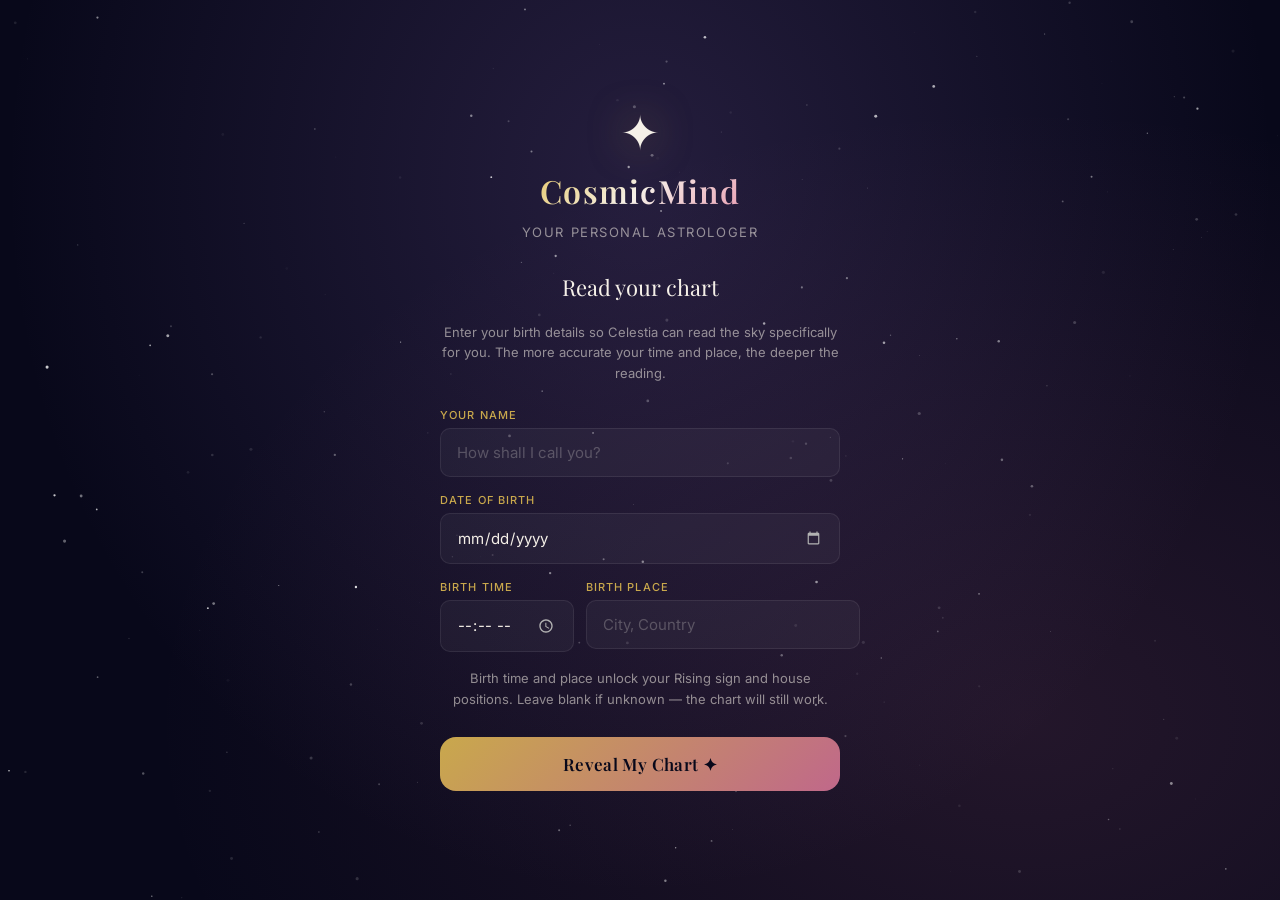
<file: prototype/index.html>
<!DOCTYPE html>
<html lang="en">
<head>
  <meta charset="UTF-8">
  <meta name="viewport" content="width=device-width, initial-scale=1.0, viewport-fit=cover">
  <meta name="apple-mobile-web-app-capable" content="yes">
  <meta name="theme-color" content="#08081A">
  <title>CosmicMind</title>
  <link rel="stylesheet" href="styles.css">
</head>
<body>

  <!-- ── Onboarding ──────────────────────────────────────────────────────── -->
  <div id="onboarding">
    <canvas id="onboarding-canvas" class="starfield"></canvas>

    <div class="ob-inner">
      <div class="ob-logo">
        <div class="ob-logo-symbol">✦</div>
        <h1>CosmicMind</h1>
        <p>Your personal astrologer</p>
      </div>

      <form class="ob-form" id="onboarding-form">
        <h2>Read your chart</h2>
        <p>Enter your birth details so Celestia can read the sky specifically for you. The more accurate your time and place, the deeper the reading.</p>

        <div class="field-group">
          <label for="ob-name">Your Name</label>
          <input type="text" id="ob-name" placeholder="How shall I call you?" autocomplete="given-name" required>
        </div>

        <div class="field-group">
          <label for="ob-date">Date of Birth</label>
          <input type="date" id="ob-date" required>
        </div>

        <div class="field-row">
          <div class="field-group">
            <label for="ob-time">Birth Time</label>
            <input type="time" id="ob-time" placeholder="00:00">
          </div>
          <div class="field-group">
            <label for="ob-place">Birth Place</label>
            <input type="text" id="ob-place" placeholder="City, Country">
          </div>
        </div>

        <p class="ob-note">Birth time and place unlock your Rising sign and house positions. Leave blank if unknown — the chart will still work.</p>

        <button type="submit" class="btn-primary">Reveal My Chart ✦</button>
      </form>
    </div>
  </div>

  <!-- ── App Shell ───────────────────────────────────────────────────────── -->
  <div id="app">
    <canvas id="app-canvas" class="starfield"></canvas>

    <div class="app-content">

      <!-- Dashboard Tab -->
      <div class="tab-content active" id="tab-dashboard">
        <div class="dash-header">
          <div class="dash-greeting" id="dash-greeting">Good evening</div>
          <div class="dash-weather" id="dash-weather">The cosmos is in motion</div>
        </div>

        <div class="dash-section">
          <div class="dash-section-title">Your Reading</div>
          <div class="period-selector">
            <button class="period-btn active" data-period="daily">Today</button>
            <button class="period-btn" data-period="weekly">This Week</button>
            <button class="period-btn" data-period="monthly">This Month</button>
            <button class="period-btn" data-period="yearly">This Year</button>
          </div>
          <div class="reading-card">
            <div id="period-reading-content">
              <p>Loading your reading…</p>
            </div>
          </div>
        </div>

        <div class="dash-section">
          <div class="dash-section-title">Your most significant days ahead</div>
          <div class="notable-days-list" id="notable-days-list">
            <p class="subtle">Calculating your chart…</p>
          </div>
        </div>

        <div class="celestia-cta" id="celestia-cta-btn">
          <div class="cta-icon">🌙</div>
          <div class="cta-text">
            <h3>Consult Celestia</h3>
            <p>Ask about any date, period, or area of life</p>
          </div>
          <div class="cta-arrow">›</div>
        </div>
      </div>

      <!-- Celestia Tab -->
      <div class="tab-content" id="tab-celestia">
        <div class="celestia-header">
          <div class="celestia-avatar">🌙</div>
          <div class="celestia-header-text">
            <h2>Celestia</h2>
            <p>Your Personal Astrologer</p>
          </div>
        </div>

        <div id="chat-messages"></div>

        <div class="chat-input-bar">
          <textarea
            id="chat-input"
            placeholder="Ask about any date, period, or life area…"
            rows="1"
          ></textarea>
          <button id="chat-send" aria-label="Send">›</button>
        </div>
      </div>

      <!-- Chart Tab -->
      <div class="tab-content" id="tab-chart">
        <div class="chart-header">
          <h2>Your Natal Chart</h2>
          <p>Planetary positions at your moment of birth</p>
        </div>

        <div class="chart-wheel-container" id="chart-wheel-container">
          <!-- SVG rendered by app.js -->
        </div>

        <div class="rising-display" id="rising-display"></div>

        <div class="divider" style="margin: 0 24px 16px;"></div>

        <div class="dash-section" style="padding-top: 0;">
          <div class="dash-section-title">Planet Positions</div>
          <div class="planet-list" id="planet-list">
            <!-- Rendered by app.js -->
          </div>
        </div>
      </div>

      <!-- Retrogrades Tab -->
      <div class="tab-content" id="tab-retrogrades">
        <div class="retro-header-section">
          <h2>Retrogrades</h2>
          <p>When planets appear to move backwards — and what it means for you</p>
        </div>

        <div class="retrograde-list" id="retrograde-list">
          <!-- Rendered by app.js -->
        </div>
      </div>

    </div>

    <!-- Bottom Tab Bar -->
    <nav class="tab-bar">
      <button class="tab-btn active" data-tab="dashboard">
        <span class="tab-icon">✦</span>
        <span class="tab-label">Today</span>
      </button>
      <button class="tab-btn" data-tab="celestia">
        <span class="tab-icon">🌙</span>
        <span class="tab-label">Celestia</span>
      </button>
      <button class="tab-btn" data-tab="chart">
        <span class="tab-icon">☿</span>
        <span class="tab-label">Chart</span>
      </button>
      <button class="tab-btn" data-tab="retrogrades">
        <span class="tab-icon">℞</span>
        <span class="tab-label">Retrogrades</span>
      </button>
    </nav>
  </div>

  <script type="module" src="app.js"></script>
  <script>
    // Celestia CTA routes to chat tab
    document.addEventListener('DOMContentLoaded', () => {
      document.getElementById('celestia-cta-btn')?.addEventListener('click', () => {
        document.querySelector('[data-tab="celestia"]')?.click();
      });

      // Auto-resize textarea
      const textarea = document.getElementById('chat-input');
      if (textarea) {
        textarea.addEventListener('input', () => {
          textarea.style.height = 'auto';
          textarea.style.height = Math.min(textarea.scrollHeight, 120) + 'px';
        });
      }
    });
  </script>
</body>
</html>
</file>
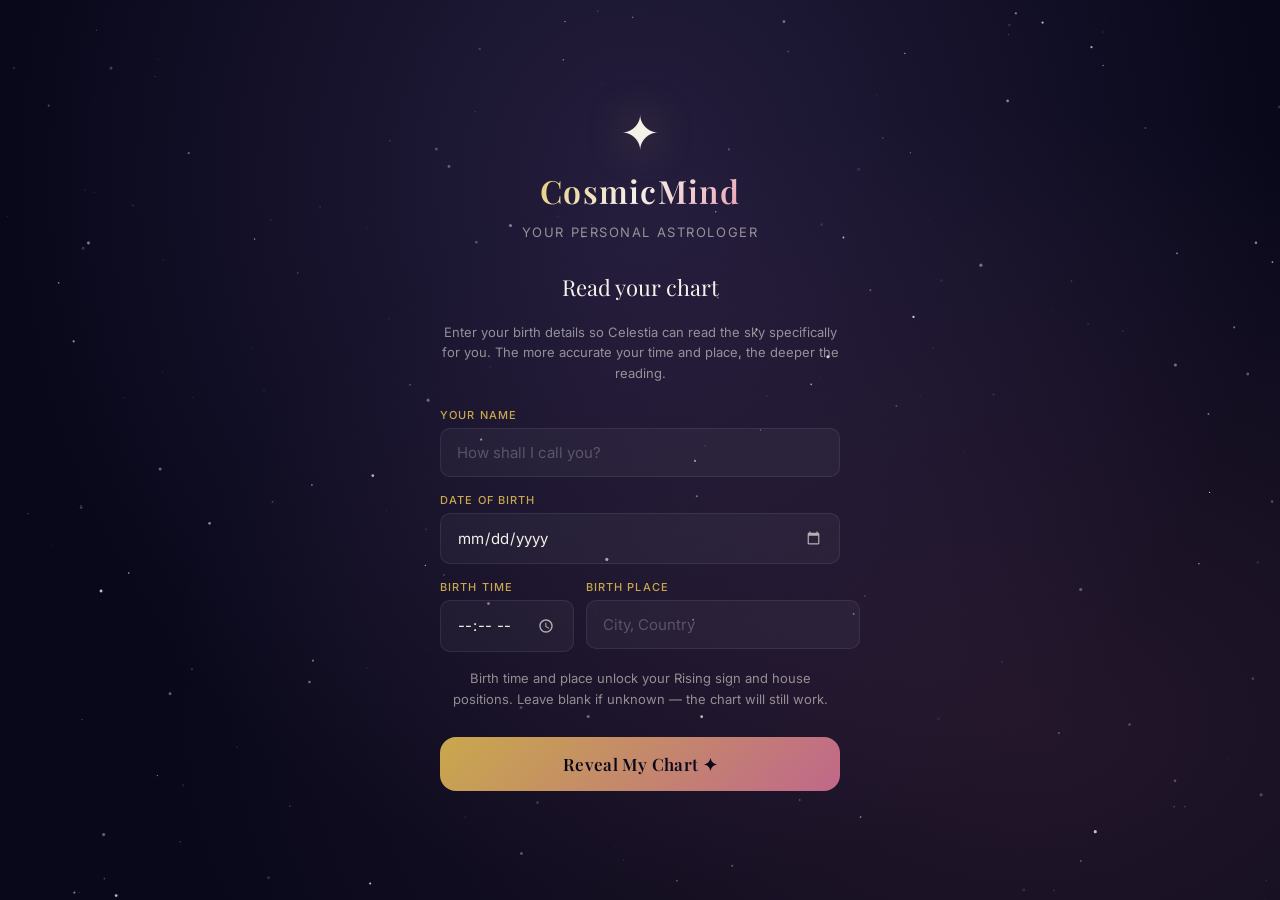
<file: prototype/standalone.html>
<!DOCTYPE html>
<html lang="en">
<head>
  <meta charset="UTF-8">
  <meta name="viewport" content="width=device-width, initial-scale=1.0, viewport-fit=cover">
  <meta name="apple-mobile-web-app-capable" content="yes">
  <meta name="theme-color" content="#08081A">
  <title>CosmicMind</title>
  <style>
/* ─── Fonts ─────────────────────────────────────────────────────────────────── */
@import url('https://fonts.googleapis.com/css2?family=Playfair+Display:ital,wght@0,400;0,600;0,700;1,400&family=Inter:wght@300;400;500;600&display=swap');

/* ─── Variables ─────────────────────────────────────────────────────────────── */
:root {
  --bg-deep:       #08081A;
  --bg-mid:        #0F0F2A;
  --bg-card:       rgba(255,255,255,0.04);
  --bg-card-hover: rgba(255,255,255,0.07);
  --gold:          #C9A84C;
  --gold-light:    #E6C970;
  --rose:          #C0688A;
  --rose-light:    #E8A0B4;
  --purple:        #7B5EA7;
  --purple-light:  #9B7EC8;
  --ivory:         #F5F0E8;
  --ivory-dim:     rgba(245,240,232,0.55);
  --ivory-faint:   rgba(245,240,232,0.25);
  --border:        rgba(255,255,255,0.08);
  --border-gold:   rgba(201,168,76,0.3);
  --glow-gold:     rgba(201,168,76,0.15);
  --glow-purple:   rgba(123,94,167,0.2);
  --radius:        16px;
  --radius-sm:     10px;
  --tab-height:    64px;
  --header-height: 80px;
  --font-serif:    'Playfair Display', Georgia, serif;
  --font-sans:     'Inter', -apple-system, sans-serif;
}

/* ─── Reset ──────────────────────────────────────────────────────────────────── */
*, *::before, *::after { box-sizing: border-box; margin: 0; padding: 0; }
html, body { height: 100%; overflow: hidden; }

body {
  font-family: var(--font-sans);
  background: var(--bg-deep);
  color: var(--ivory);
  -webkit-font-smoothing: antialiased;
}

/* ─── Starfield Canvas ───────────────────────────────────────────────────────── */
.starfield {
  position: fixed;
  inset: 0;
  z-index: 0;
  pointer-events: none;
}

/* ─── Onboarding ─────────────────────────────────────────────────────────────── */
#onboarding {
  position: fixed;
  inset: 0;
  z-index: 10;
  display: flex;
  flex-direction: column;
  align-items: center;
  justify-content: center;
  padding: 32px 24px;
  background: radial-gradient(ellipse at 50% 20%, rgba(123,94,167,0.25) 0%, transparent 70%),
              radial-gradient(ellipse at 80% 80%, rgba(192,104,138,0.15) 0%, transparent 60%),
              var(--bg-deep);
}

#onboarding-canvas {
  position: absolute;
  inset: 0;
  width: 100%;
  height: 100%;
}

.ob-inner {
  position: relative;
  z-index: 1;
  width: 100%;
  max-width: 400px;
  display: flex;
  flex-direction: column;
  align-items: center;
  gap: 32px;
}

.ob-logo {
  display: flex;
  flex-direction: column;
  align-items: center;
  gap: 12px;
}

.ob-logo-symbol {
  font-size: 48px;
  line-height: 1;
  filter: drop-shadow(0 0 20px rgba(201,168,76,0.5));
  animation: float 4s ease-in-out infinite;
}

@keyframes float {
  0%, 100% { transform: translateY(0); }
  50%       { transform: translateY(-8px); }
}

.ob-logo h1 {
  font-family: var(--font-serif);
  font-size: 32px;
  font-weight: 600;
  letter-spacing: 0.04em;
  background: linear-gradient(135deg, var(--gold-light), var(--ivory), var(--rose-light));
  -webkit-background-clip: text;
  -webkit-text-fill-color: transparent;
  background-clip: text;
}

.ob-logo p {
  font-size: 13px;
  color: var(--ivory-dim);
  letter-spacing: 0.12em;
  text-transform: uppercase;
}

.ob-form {
  width: 100%;
  display: flex;
  flex-direction: column;
  gap: 16px;
}

.ob-form h2 {
  font-family: var(--font-serif);
  font-size: 22px;
  font-weight: 400;
  color: var(--ivory);
  text-align: center;
  margin-bottom: 4px;
}

.ob-form p {
  font-size: 13px;
  color: var(--ivory-dim);
  text-align: center;
  line-height: 1.6;
  margin-bottom: 8px;
}

.field-group {
  display: flex;
  flex-direction: column;
  gap: 6px;
}

.field-group label {
  font-size: 11px;
  font-weight: 500;
  letter-spacing: 0.1em;
  text-transform: uppercase;
  color: var(--gold);
}

.field-group input {
  background: var(--bg-card);
  border: 1px solid var(--border);
  border-radius: var(--radius-sm);
  padding: 14px 16px;
  font-family: var(--font-sans);
  font-size: 15px;
  color: var(--ivory);
  outline: none;
  transition: border-color 0.2s, box-shadow 0.2s;
  -webkit-appearance: none;
}

.field-group input:focus {
  border-color: var(--gold);
  box-shadow: 0 0 0 3px var(--glow-gold);
}

.field-group input::placeholder { color: var(--ivory-faint); }
.field-group input[type="date"]::-webkit-calendar-picker-indicator,
.field-group input[type="time"]::-webkit-calendar-picker-indicator {
  filter: invert(0.7);
}

.field-row { display: flex; gap: 12px; }
.field-row .field-group { flex: 1; }

.ob-note {
  font-size: 11px;
  color: var(--ivory-faint);
  text-align: center;
  line-height: 1.5;
}

.btn-primary {
  background: linear-gradient(135deg, var(--gold), var(--rose));
  border: none;
  border-radius: var(--radius);
  padding: 16px;
  font-family: var(--font-serif);
  font-size: 17px;
  font-weight: 600;
  color: var(--bg-deep);
  cursor: pointer;
  transition: opacity 0.2s, transform 0.1s;
  letter-spacing: 0.02em;
  margin-top: 4px;
}

.btn-primary:hover  { opacity: 0.9; }
.btn-primary:active { transform: scale(0.98); }

/* ─── App Shell ─────────────────────────────────────────────────────────────── */
#app {
  position: fixed;
  inset: 0;
  z-index: 5;
  display: none;
  flex-direction: column;
  max-width: 430px;
  margin: 0 auto;
  background: radial-gradient(ellipse at 50% 0%, rgba(123,94,167,0.2) 0%, transparent 60%),
              var(--bg-deep);
  overflow: hidden;
}

#app-canvas {
  position: absolute;
  inset: 0;
  width: 100%;
  height: 100%;
  z-index: 0;
  pointer-events: none;
}

.app-content {
  position: relative;
  z-index: 1;
  flex: 1;
  overflow: hidden;
  display: flex;
  flex-direction: column;
}

/* ─── Tab Content ────────────────────────────────────────────────────────────── */
.tab-content {
  display: none;
  flex: 1;
  overflow-y: auto;
  overflow-x: hidden;
  padding-bottom: calc(var(--tab-height) + 16px);
  scrollbar-width: none;
}

.tab-content::-webkit-scrollbar { display: none; }
.tab-content.active { display: block; }

/* ─── Bottom Tab Bar ─────────────────────────────────────────────────────────── */
.tab-bar {
  position: relative;
  z-index: 10;
  height: var(--tab-height);
  display: flex;
  align-items: stretch;
  background: rgba(8,8,26,0.92);
  backdrop-filter: blur(20px);
  border-top: 1px solid var(--border);
  flex-shrink: 0;
}

.tab-btn {
  flex: 1;
  display: flex;
  flex-direction: column;
  align-items: center;
  justify-content: center;
  gap: 4px;
  background: none;
  border: none;
  cursor: pointer;
  color: var(--ivory-faint);
  transition: color 0.2s;
  padding: 8px 4px;
}

.tab-btn:hover { color: var(--ivory-dim); }
.tab-btn.active { color: var(--gold); }

.tab-icon {
  font-size: 20px;
  line-height: 1;
  transition: transform 0.2s;
}

.tab-btn.active .tab-icon { transform: scale(1.1); }

.tab-label {
  font-size: 10px;
  font-weight: 500;
  letter-spacing: 0.06em;
}

/* ─── Dashboard ──────────────────────────────────────────────────────────────── */
.dash-header {
  padding: 52px 24px 20px;
  background: linear-gradient(180deg, rgba(123,94,167,0.15) 0%, transparent 100%);
}

.dash-greeting {
  font-family: var(--font-serif);
  font-size: 26px;
  font-weight: 600;
  color: var(--ivory);
  margin-bottom: 6px;
}

.dash-weather {
  font-size: 13px;
  color: var(--gold);
  letter-spacing: 0.02em;
  display: flex;
  align-items: center;
  gap: 6px;
}

.dash-weather::before { content: '✦'; }

.dash-section { padding: 0 24px 24px; }
.dash-section-title {
  font-family: var(--font-serif);
  font-size: 13px;
  font-weight: 400;
  letter-spacing: 0.12em;
  text-transform: uppercase;
  color: var(--ivory-dim);
  margin-bottom: 14px;
}

/* ─── Period Selector ────────────────────────────────────────────────────────── */
.period-selector {
  display: flex;
  gap: 8px;
  margin-bottom: 16px;
  overflow-x: auto;
  scrollbar-width: none;
  padding-bottom: 2px;
}

.period-selector::-webkit-scrollbar { display: none; }

.period-btn {
  flex-shrink: 0;
  background: var(--bg-card);
  border: 1px solid var(--border);
  border-radius: 20px;
  padding: 7px 16px;
  font-family: var(--font-sans);
  font-size: 12px;
  font-weight: 500;
  color: var(--ivory-dim);
  cursor: pointer;
  transition: all 0.2s;
  letter-spacing: 0.04em;
}

.period-btn:hover { border-color: var(--border-gold); color: var(--ivory); }
.period-btn.active {
  background: linear-gradient(135deg, rgba(201,168,76,0.2), rgba(192,104,138,0.15));
  border-color: var(--gold);
  color: var(--gold);
}

/* ─── Reading Card ───────────────────────────────────────────────────────────── */
.reading-card {
  background: var(--bg-card);
  border: 1px solid var(--border);
  border-radius: var(--radius);
  padding: 20px;
  backdrop-filter: blur(10px);
  position: relative;
  overflow: hidden;
}

.reading-card::before {
  content: '';
  position: absolute;
  top: 0; left: 0; right: 0;
  height: 1px;
  background: linear-gradient(90deg, transparent, var(--gold), transparent);
  opacity: 0.4;
}

#period-reading-content {
  font-size: 14px;
  line-height: 1.75;
  color: var(--ivory-dim);
}

#period-reading-content p { margin-bottom: 0.75em; }
#period-reading-content p:last-child { margin-bottom: 0; }
#period-reading-content strong { color: var(--ivory); font-weight: 600; }
#period-reading-content em { color: var(--gold); font-style: italic; }

/* ─── Notable Days ───────────────────────────────────────────────────────────── */
.notable-days-list {
  display: flex;
  flex-direction: column;
  gap: 10px;
}

.notable-day {
  display: flex;
  align-items: center;
  gap: 14px;
  background: var(--bg-card);
  border: 1px solid var(--border);
  border-radius: var(--radius-sm);
  padding: 14px 16px;
  transition: background 0.2s, border-color 0.2s;
}

.notable-day:hover {
  background: var(--bg-card-hover);
  border-color: var(--border-gold);
}

.notable-date {
  font-family: var(--font-serif);
  font-size: 14px;
  font-weight: 600;
  color: var(--gold);
  min-width: 52px;
  flex-shrink: 0;
}

.notable-desc {
  font-size: 13px;
  color: var(--ivory-dim);
  line-height: 1.5;
  flex: 1;
}

.intensity-dot {
  width: 8px;
  height: 8px;
  border-radius: 50%;
  flex-shrink: 0;
}

.intensity-high   { background: var(--gold); box-shadow: 0 0 6px var(--gold); }
.intensity-medium { background: var(--purple-light); }
.intensity-low    { background: var(--ivory-faint); }

.subtle { font-size: 13px; color: var(--ivory-faint); font-style: italic; }

/* ─── Celestia CTA ───────────────────────────────────────────────────────────── */
.celestia-cta {
  margin: 0 24px 24px;
  background: linear-gradient(135deg, rgba(123,94,167,0.2), rgba(192,104,138,0.15));
  border: 1px solid rgba(123,94,167,0.35);
  border-radius: var(--radius);
  padding: 20px;
  display: flex;
  align-items: center;
  gap: 16px;
  cursor: pointer;
  transition: all 0.2s;
  position: relative;
  overflow: hidden;
}

.celestia-cta::before {
  content: '';
  position: absolute;
  inset: 0;
  background: linear-gradient(135deg, rgba(255,255,255,0.03), transparent);
}

.celestia-cta:hover {
  border-color: var(--purple-light);
  transform: translateY(-1px);
  box-shadow: 0 8px 32px rgba(123,94,167,0.2);
}

.cta-icon {
  font-size: 36px;
  flex-shrink: 0;
  filter: drop-shadow(0 0 12px rgba(201,168,76,0.4));
}

.cta-text h3 {
  font-family: var(--font-serif);
  font-size: 18px;
  font-weight: 600;
  color: var(--ivory);
  margin-bottom: 4px;
}

.cta-text p {
  font-size: 12px;
  color: var(--ivory-dim);
  line-height: 1.4;
}

.cta-arrow {
  margin-left: auto;
  color: var(--gold);
  font-size: 18px;
  flex-shrink: 0;
}

/* ─── Celestia Chat ──────────────────────────────────────────────────────────── */
#tab-celestia {
  display: none;
  flex-direction: column;
  height: calc(100vh - var(--tab-height));
  overflow: hidden;
  padding-bottom: 0;
}

#tab-celestia.active {
  display: flex;
}

.celestia-header {
  padding: 48px 24px 16px;
  display: flex;
  align-items: center;
  gap: 14px;
  flex-shrink: 0;
  border-bottom: 1px solid var(--border);
  background: linear-gradient(180deg, rgba(123,94,167,0.12) 0%, transparent 100%);
}

.celestia-avatar {
  width: 44px;
  height: 44px;
  border-radius: 50%;
  background: linear-gradient(135deg, var(--purple), var(--rose));
  display: flex;
  align-items: center;
  justify-content: center;
  font-size: 22px;
  flex-shrink: 0;
  box-shadow: 0 0 20px var(--glow-purple);
}

.celestia-header-text h2 {
  font-family: var(--font-serif);
  font-size: 20px;
  font-weight: 600;
  color: var(--ivory);
}

.celestia-header-text p {
  font-size: 11px;
  color: var(--gold);
  letter-spacing: 0.08em;
}

#chat-messages {
  flex: 1;
  overflow-y: auto;
  overflow-x: hidden;
  padding: 20px 16px;
  display: flex;
  flex-direction: column;
  gap: 12px;
  scrollbar-width: none;
}

#chat-messages::-webkit-scrollbar { display: none; }

.chat-bubble {
  max-width: 85%;
  padding: 14px 16px;
  border-radius: 18px;
  font-size: 14px;
  line-height: 1.7;
  animation: bubbleIn 0.25s ease-out;
}

@keyframes bubbleIn {
  from { opacity: 0; transform: translateY(6px); }
  to   { opacity: 1; transform: translateY(0); }
}

.celestia-bubble {
  align-self: flex-start;
  background: rgba(123,94,167,0.15);
  border: 1px solid rgba(123,94,167,0.25);
  border-bottom-left-radius: 6px;
  color: var(--ivory);
}

.celestia-bubble p { margin-bottom: 0.6em; color: var(--ivory-dim); }
.celestia-bubble p:last-child { margin-bottom: 0; }
.celestia-bubble strong { color: var(--ivory); }
.celestia-bubble em { color: var(--gold); font-style: italic; }

.user-bubble {
  align-self: flex-end;
  background: linear-gradient(135deg, rgba(201,168,76,0.2), rgba(192,104,138,0.15));
  border: 1px solid var(--border-gold);
  border-bottom-right-radius: 6px;
  color: var(--ivory);
}

/* Typing indicator */
.typing-indicator {
  display: flex;
  align-items: center;
  gap: 5px;
  padding: 14px 18px;
}

.typing-indicator span {
  display: block;
  width: 7px;
  height: 7px;
  border-radius: 50%;
  background: var(--purple-light);
  animation: typingBounce 1.2s ease-in-out infinite;
}

.typing-indicator span:nth-child(2) { animation-delay: 0.15s; }
.typing-indicator span:nth-child(3) { animation-delay: 0.3s; }

@keyframes typingBounce {
  0%, 60%, 100% { transform: translateY(0); opacity: 0.5; }
  30%            { transform: translateY(-6px); opacity: 1; }
}

.chat-input-bar {
  flex-shrink: 0;
  padding: 12px 16px;
  display: flex;
  gap: 10px;
  align-items: flex-end;
  border-top: 1px solid var(--border);
  background: rgba(8,8,26,0.8);
  backdrop-filter: blur(20px);
  padding-bottom: max(12px, env(safe-area-inset-bottom));
}

#chat-input {
  flex: 1;
  background: var(--bg-card);
  border: 1px solid var(--border);
  border-radius: 22px;
  padding: 12px 18px;
  font-family: var(--font-sans);
  font-size: 14px;
  color: var(--ivory);
  outline: none;
  resize: none;
  max-height: 120px;
  line-height: 1.5;
  transition: border-color 0.2s;
}

#chat-input:focus { border-color: var(--border-gold); }
#chat-input::placeholder { color: var(--ivory-faint); }

#chat-send {
  width: 44px;
  height: 44px;
  border-radius: 50%;
  background: linear-gradient(135deg, var(--gold), var(--rose));
  border: none;
  cursor: pointer;
  display: flex;
  align-items: center;
  justify-content: center;
  font-size: 18px;
  flex-shrink: 0;
  transition: opacity 0.2s, transform 0.1s;
}

#chat-send:hover  { opacity: 0.9; }
#chat-send:active { transform: scale(0.92); }

/* ─── Chart Tab ──────────────────────────────────────────────────────────────── */
.chart-header {
  padding: 48px 24px 20px;
  background: linear-gradient(180deg, rgba(123,94,167,0.12) 0%, transparent 100%);
}

.chart-header h2 {
  font-family: var(--font-serif);
  font-size: 24px;
  font-weight: 600;
  color: var(--ivory);
}

.chart-header p { font-size: 13px; color: var(--ivory-dim); margin-top: 4px; }

.chart-wheel-container {
  display: flex;
  justify-content: center;
  padding: 16px 24px;
}

.chart-wheel-container svg {
  width: 100%;
  max-width: 300px;
  height: auto;
  filter: drop-shadow(0 0 30px rgba(123,94,167,0.3));
}

.rising-display {
  text-align: center;
  padding: 8px 24px 16px;
  font-size: 14px;
  color: var(--ivory-dim);
}

.rising-label { color: var(--gold); margin-right: 8px; letter-spacing: 0.06em; text-transform: uppercase; font-size: 11px; }
.rising-sign  { font-family: var(--font-serif); font-size: 16px; color: var(--ivory); }

.planet-list {
  padding: 0 24px 24px;
  display: flex;
  flex-direction: column;
  gap: 8px;
}

.planet-row {
  display: flex;
  align-items: center;
  gap: 12px;
  padding: 12px 14px;
  background: var(--bg-card);
  border: 1px solid var(--border);
  border-radius: var(--radius-sm);
  transition: background 0.2s;
}

.planet-row:hover { background: var(--bg-card-hover); }

.planet-symbol { font-size: 18px; width: 24px; text-align: center; flex-shrink: 0; }
.planet-name   { font-size: 13px; font-weight: 500; color: var(--ivory); flex: 1; }
.planet-sign   { font-size: 13px; color: var(--ivory-dim); }
.planet-deg    { font-size: 12px; color: var(--ivory-faint); min-width: 28px; text-align: right; }

/* ─── Retrogrades Tab ────────────────────────────────────────────────────────── */
.retro-header-section {
  padding: 48px 24px 20px;
  background: linear-gradient(180deg, rgba(123,94,167,0.12) 0%, transparent 100%);
}

.retro-header-section h2 {
  font-family: var(--font-serif);
  font-size: 24px;
  font-weight: 600;
  color: var(--ivory);
}

.retro-header-section p { font-size: 13px; color: var(--ivory-dim); margin-top: 4px; }

.retrograde-list {
  padding: 0 24px 24px;
  display: flex;
  flex-direction: column;
  gap: 12px;
}

.retrograde-card {
  background: var(--bg-card);
  border: 1px solid var(--border);
  border-radius: var(--radius);
  padding: 18px;
  transition: border-color 0.2s;
}

.retrograde-card.active-now {
  border-color: rgba(201,168,76,0.4);
  background: rgba(201,168,76,0.04);
}

.retro-header {
  display: flex;
  align-items: center;
  gap: 10px;
  margin-bottom: 10px;
}

.retro-symbol { font-size: 20px; }
.retro-name   { font-family: var(--font-serif); font-size: 16px; color: var(--ivory); flex: 1; }

.retro-badge {
  background: rgba(201,168,76,0.2);
  border: 1px solid var(--border-gold);
  border-radius: 10px;
  padding: 3px 10px;
  font-size: 10px;
  font-weight: 500;
  color: var(--gold);
  letter-spacing: 0.06em;
  text-transform: uppercase;
}

.retro-meaning {
  font-size: 13px;
  color: var(--ivory-dim);
  line-height: 1.6;
  margin-bottom: 12px;
}

.retro-periods { display: flex; flex-direction: column; gap: 6px; }

.retro-period {
  font-size: 12px;
  padding: 6px 12px;
  border-radius: 8px;
  border: 1px solid var(--border);
}

.retro-period.active { color: var(--gold); border-color: var(--border-gold); background: var(--glow-gold); }
.retro-period.past   { color: var(--ivory-faint); }
.retro-period.future { color: var(--ivory-dim); }

/* ─── Scrollbar ──────────────────────────────────────────────────────────────── */
.tab-content { scrollbar-width: none; }

/* ─── Utility ─────────────────────────────────────────────────────────────────── */
.divider {
  height: 1px;
  background: linear-gradient(90deg, transparent, var(--border), transparent);
  margin: 4px 0 20px;
}

/* ─── Desktop centering ───────────────────────────────────────────────────────── */
@media (min-width: 500px) {
  #app {
    left: 50%;
    transform: translateX(-50%);
    border-left: 1px solid var(--border);
    border-right: 1px solid var(--border);
    box-shadow: 0 0 80px rgba(123,94,167,0.15);
  }

  body::before {
    content: '';
    position: fixed;
    inset: 0;
    background: radial-gradient(ellipse at 30% 40%, rgba(123,94,167,0.08) 0%, transparent 60%),
                radial-gradient(ellipse at 70% 70%, rgba(192,104,138,0.06) 0%, transparent 50%);
    pointer-events: none;
  }
}

</style>
</head>
<body>

  <!-- ── Onboarding ──────────────────────────────────────────────────────── -->
  <div id="onboarding">
    <canvas id="onboarding-canvas" class="starfield"></canvas>

    <div class="ob-inner">
      <div class="ob-logo">
        <div class="ob-logo-symbol">✦</div>
        <h1>CosmicMind</h1>
        <p>Your personal astrologer</p>
      </div>

      <form class="ob-form" id="onboarding-form">
        <h2>Read your chart</h2>
        <p>Enter your birth details so Celestia can read the sky specifically for you. The more accurate your time and place, the deeper the reading.</p>

        <div class="field-group">
          <label for="ob-name">Your Name</label>
          <input type="text" id="ob-name" placeholder="How shall I call you?" autocomplete="given-name" required>
        </div>

        <div class="field-group">
          <label for="ob-date">Date of Birth</label>
          <input type="date" id="ob-date" required>
        </div>

        <div class="field-row">
          <div class="field-group">
            <label for="ob-time">Birth Time</label>
            <input type="time" id="ob-time" placeholder="00:00">
          </div>
          <div class="field-group">
            <label for="ob-place">Birth Place</label>
            <input type="text" id="ob-place" placeholder="City, Country">
          </div>
        </div>

        <p class="ob-note">Birth time and place unlock your Rising sign and house positions. Leave blank if unknown — the chart will still work.</p>

        <button type="submit" class="btn-primary">Reveal My Chart ✦</button>
      </form>
    </div>
  </div>

  <!-- ── App Shell ───────────────────────────────────────────────────────── -->
  <div id="app">
    <canvas id="app-canvas" class="starfield"></canvas>

    <div class="app-content">

      <!-- Dashboard Tab -->
      <div class="tab-content active" id="tab-dashboard">
        <div class="dash-header">
          <div class="dash-greeting" id="dash-greeting">Good evening</div>
          <div class="dash-weather" id="dash-weather">The cosmos is in motion</div>
        </div>

        <div class="dash-section">
          <div class="dash-section-title">Your Reading</div>
          <div class="period-selector">
            <button class="period-btn active" data-period="daily">Today</button>
            <button class="period-btn" data-period="weekly">This Week</button>
            <button class="period-btn" data-period="monthly">This Month</button>
            <button class="period-btn" data-period="yearly">This Year</button>
          </div>
          <div class="reading-card">
            <div id="period-reading-content">
              <p>Loading your reading…</p>
            </div>
          </div>
        </div>

        <div class="dash-section">
          <div class="dash-section-title">Your most significant days ahead</div>
          <div class="notable-days-list" id="notable-days-list">
            <p class="subtle">Calculating your chart…</p>
          </div>
        </div>

        <div class="celestia-cta" id="celestia-cta-btn">
          <div class="cta-icon">🌙</div>
          <div class="cta-text">
            <h3>Consult Celestia</h3>
            <p>Ask about any date, period, or area of life</p>
          </div>
          <div class="cta-arrow">›</div>
        </div>
      </div>

      <!-- Celestia Tab -->
      <div class="tab-content" id="tab-celestia">
        <div class="celestia-header">
          <div class="celestia-avatar">🌙</div>
          <div class="celestia-header-text">
            <h2>Celestia</h2>
            <p>Your Personal Astrologer</p>
          </div>
        </div>

        <div id="chat-messages"></div>

        <div class="chat-input-bar">
          <textarea
            id="chat-input"
            placeholder="Ask about any date, period, or life area…"
            rows="1"
          ></textarea>
          <button id="chat-send" aria-label="Send">›</button>
        </div>
      </div>

      <!-- Chart Tab -->
      <div class="tab-content" id="tab-chart">
        <div class="chart-header">
          <h2>Your Natal Chart</h2>
          <p>Planetary positions at your moment of birth</p>
        </div>

        <div class="chart-wheel-container" id="chart-wheel-container">
          <!-- SVG rendered by app.js -->
        </div>

        <div class="rising-display" id="rising-display"></div>

        <div class="divider" style="margin: 0 24px 16px;"></div>

        <div class="dash-section" style="padding-top: 0;">
          <div class="dash-section-title">Planet Positions</div>
          <div class="planet-list" id="planet-list">
            <!-- Rendered by app.js -->
          </div>
        </div>
      </div>

      <!-- Retrogrades Tab -->
      <div class="tab-content" id="tab-retrogrades">
        <div class="retro-header-section">
          <h2>Retrogrades</h2>
          <p>When planets appear to move backwards — and what it means for you</p>
        </div>

        <div class="retrograde-list" id="retrograde-list">
          <!-- Rendered by app.js -->
        </div>
      </div>

    </div>

    <!-- Bottom Tab Bar -->
    <nav class="tab-bar">
      <button class="tab-btn active" data-tab="dashboard">
        <span class="tab-icon">✦</span>
        <span class="tab-label">Today</span>
      </button>
      <button class="tab-btn" data-tab="celestia">
        <span class="tab-icon">🌙</span>
        <span class="tab-label">Celestia</span>
      </button>
      <button class="tab-btn" data-tab="chart">
        <span class="tab-icon">☿</span>
        <span class="tab-label">Chart</span>
      </button>
      <button class="tab-btn" data-tab="retrogrades">
        <span class="tab-icon">℞</span>
        <span class="tab-label">Retrogrades</span>
      </button>
    </nav>
  </div>

  <script>
// == ephemeris.js ==
// Simplified ephemeris using mean orbital elements (J2000.0 epoch)
// Accurate to within ~1-2 degrees for prototype purposes

const J2000 = 2451545.0;

const PLANETS = {
  sun:     { name: 'Sun',     symbol: '☉', L0: 280.46646, Ld: 0.9856002585,  color: '#F5C842' },
  moon:    { name: 'Moon',    symbol: '☽', L0: 218.3165,  Ld: 13.17639648,   color: '#C8D8E8' },
  mercury: { name: 'Mercury', symbol: '☿', L0: 252.2504,  Ld: 4.09233,       color: '#B8A99A' },
  venus:   { name: 'Venus',   symbol: '♀', L0: 181.9798,  Ld: 1.60213,       color: '#E8C99A' },
  mars:    { name: 'Mars',    symbol: '♂', L0: 355.4530,  Ld: 0.52403,       color: '#E87060' },
  jupiter: { name: 'Jupiter', symbol: '♃', L0: 34.3515,   Ld: 0.08309,       color: '#C9A87A' },
  saturn:  { name: 'Saturn',  symbol: '♄', L0: 50.0774,   Ld: 0.03346,       color: '#D4C4A0' },
  uranus:  { name: 'Uranus',  symbol: '⛢', L0: 314.0550,  Ld: 0.01176,       color: '#7ECACA' },
  neptune: { name: 'Neptune', symbol: '♆', L0: 304.3487,  Ld: 0.00598,       color: '#6080C8' },
  pluto:   { name: 'Pluto',   symbol: '♇', L0: 238.9290,  Ld: 0.00397,       color: '#A08878' },
  chiron:  { name: 'Chiron',  symbol: '⚷', L0: 151.9800,  Ld: 0.01955,       color: '#98B898' },
};

const SIGNS = [
  { name: 'Aries',       symbol: '♈', element: 'Fire',  modality: 'Cardinal', ruler: 'Mars'    },
  { name: 'Taurus',      symbol: '♉', element: 'Earth', modality: 'Fixed',    ruler: 'Venus'   },
  { name: 'Gemini',      symbol: '♊', element: 'Air',   modality: 'Mutable',  ruler: 'Mercury' },
  { name: 'Cancer',      symbol: '♋', element: 'Water', modality: 'Cardinal', ruler: 'Moon'    },
  { name: 'Leo',         symbol: '♌', element: 'Fire',  modality: 'Fixed',    ruler: 'Sun'     },
  { name: 'Virgo',       symbol: '♍', element: 'Earth', modality: 'Mutable',  ruler: 'Mercury' },
  { name: 'Libra',       symbol: '♎', element: 'Air',   modality: 'Cardinal', ruler: 'Venus'   },
  { name: 'Scorpio',     symbol: '♏', element: 'Water', modality: 'Fixed',    ruler: 'Pluto'   },
  { name: 'Sagittarius', symbol: '♐', element: 'Fire',  modality: 'Mutable',  ruler: 'Jupiter' },
  { name: 'Capricorn',   symbol: '♑', element: 'Earth', modality: 'Cardinal', ruler: 'Saturn'  },
  { name: 'Aquarius',    symbol: '♒', element: 'Air',   modality: 'Fixed',    ruler: 'Uranus'  },
  { name: 'Pisces',      symbol: '♓', element: 'Water', modality: 'Mutable',  ruler: 'Neptune' },
];

const ASPECTS = [
  { name: 'Conjunction', symbol: '☌', angle: 0,   orb: 8,  type: 'major', nature: 'neutral'    },
  { name: 'Sextile',     symbol: '⚹', angle: 60,  orb: 4,  type: 'major', nature: 'harmonious' },
  { name: 'Square',      symbol: '□', angle: 90,  orb: 7,  type: 'major', nature: 'tense'      },
  { name: 'Trine',       symbol: '△', angle: 120, orb: 7,  type: 'major', nature: 'harmonious' },
  { name: 'Opposition',  symbol: '☍', angle: 180, orb: 8,  type: 'major', nature: 'tense'      },
  { name: 'Quincunx',    symbol: '⚻', angle: 150, orb: 2,  type: 'minor', nature: 'tense'      },
];

// Retrograde periods for 2024-2026 (hardcoded for accuracy)
const RETROGRADES = [
  { planet: 'mercury', start: new Date('2025-01-18'), end: new Date('2025-02-11'), sign: 'Aquarius' },
  { planet: 'mercury', start: new Date('2025-05-29'), end: new Date('2025-06-22'), sign: 'Gemini'   },
  { planet: 'mercury', start: new Date('2025-09-26'), end: new Date('2025-10-20'), sign: 'Libra'    },
  { planet: 'mercury', start: new Date('2026-01-25'), end: new Date('2026-02-19'), sign: 'Aquarius' },
  { planet: 'venus',   start: new Date('2025-03-01'), end: new Date('2025-04-12'), sign: 'Aries'    },
  { planet: 'mars',    start: new Date('2024-12-06'), end: new Date('2025-02-23'), sign: 'Leo'      },
  { planet: 'jupiter', start: new Date('2025-11-11'), end: new Date('2026-03-11'), sign: 'Gemini'   },
  { planet: 'saturn',  start: new Date('2025-07-12'), end: new Date('2025-11-27'), sign: 'Aries'    },
  { planet: 'uranus',  start: new Date('2025-09-06'), end: new Date('2026-02-04'), sign: 'Gemini'   },
  { planet: 'neptune', start: new Date('2025-07-04'), end: new Date('2025-12-10'), sign: 'Aries'    },
  { planet: 'pluto',   start: new Date('2025-05-04'), end: new Date('2025-10-13'), sign: 'Aquarius' },
];

// Major sign ingresses 2025-2026
const INGRESSES = [
  { planet: 'uranus',  sign: 'Gemini',      date: new Date('2025-07-07'),  note: 'Uranus enters Gemini — major 7-year shift' },
  { planet: 'neptune', sign: 'Aries',        date: new Date('2025-03-30'),  note: 'Neptune enters Aries — spiritual new era' },
  { planet: 'saturn',  sign: 'Aries',        date: new Date('2025-05-24'),  note: 'Saturn enters Aries — new responsibilities' },
  { planet: 'jupiter', sign: 'Cancer',       date: new Date('2025-06-09'),  note: 'Jupiter enters Cancer — expansion at home' },
  { planet: 'jupiter', sign: 'Leo',          date: new Date('2026-06-30'),  note: 'Jupiter enters Leo — creative expansion' },
];

function dateToJD(date) {
  return (date.getTime() / 86400000) + 2440587.5;
}

function normalizeDeg(deg) {
  return ((deg % 360) + 360) % 360;
}

function getPlanetLongitude(planetKey, date) {
  const planet = PLANETS[planetKey];
  const jd = dateToJD(date);
  const d = jd - J2000;
  return normalizeDeg(planet.L0 + planet.Ld * d);
}

function getAllPlanetPositions(date) {
  const positions = {};
  for (const key of Object.keys(PLANETS)) {
    const lon = getPlanetLongitude(key, date);
    const signIndex = Math.floor(lon / 30);
    const degInSign = lon % 30;
    positions[key] = {
      longitude: lon,
      sign: SIGNS[signIndex],
      signIndex,
      degInSign: Math.floor(degInSign),
      minInSign: Math.floor((degInSign % 1) * 60),
    };
  }
  return positions;
}

function getAspect(lon1, lon2) {
  let diff = Math.abs(lon1 - lon2);
  if (diff > 180) diff = 360 - diff;
  for (const aspect of ASPECTS) {
    if (Math.abs(diff - aspect.angle) <= aspect.orb) {
      return { ...aspect, exactness: Math.abs(diff - aspect.angle) };
    }
  }
  return null;
}

function getAspectsBetweenCharts(natal, transit) {
  const aspects = [];
  const importantNatal = ['sun', 'moon', 'mercury', 'venus', 'mars', 'jupiter', 'saturn', 'ascendant'];
  const importantTransit = ['sun', 'moon', 'mercury', 'venus', 'mars', 'jupiter', 'saturn', 'uranus', 'neptune', 'pluto'];

  for (const nKey of importantNatal) {
    if (!natal[nKey]) continue;
    const nLon = natal[nKey].longitude;
    for (const tKey of importantTransit) {
      if (!transit[tKey]) continue;
      const tLon = transit[tKey].longitude;
      const aspect = getAspect(nLon, tLon);
      if (aspect) {
        aspects.push({
          transitPlanet: tKey,
          natalPlanet: nKey,
          aspect,
          transitPos: transit[tKey],
          natalPos: natal[nKey],
        });
      }
    }
  }
  return aspects.sort((a, b) => a.aspect.exactness - b.aspect.exactness);
}

function getRetrogrades(startDate, endDate) {
  return RETROGRADES.filter(r => r.end >= startDate && r.start <= endDate);
}

function getIngresses(startDate, endDate) {
  return INGRESSES.filter(i => i.date >= startDate && i.date <= endDate);
}

function isRetrograde(planetKey, date) {
  return RETROGRADES.some(r => r.planet === planetKey && date >= r.start && date <= r.end);
}

// Find notable days in a range by scanning for tight aspects to natal chart
function findNotableDays(natalPositions, startDate, daysAhead = 90) {
  const notable = [];
  const seen = new Set();

  for (let i = 0; i < daysAhead; i++) {
    const date = new Date(startDate);
    date.setDate(date.getDate() + i);
    const transit = getAllPlanetPositions(date);
    const aspects = getAspectsBetweenCharts(natalPositions, transit);

    // Only flag days with tight aspects (exactness < 1 degree) from outer/slow planets
    const significantAspects = aspects.filter(a => {
      const slowPlanets = ['jupiter', 'saturn', 'uranus', 'neptune', 'pluto', 'chiron'];
      const personalPlanets = ['sun', 'moon', 'venus', 'mars'];
      const isSlowTransit = slowPlanets.includes(a.transitPlanet);
      const isPersonalNatal = personalPlanets.includes(a.natalPlanet) || a.natalPlanet === 'sun' || a.natalPlanet === 'moon';
      return a.aspect.exactness < 1.5 && (isSlowTransit || isPersonalNatal);
    });

    // Check for ingresses on this day
    const dayIngresses = INGRESSES.filter(ing => {
      const d = ing.date;
      return d.getFullYear() === date.getFullYear() &&
             d.getMonth() === date.getMonth() &&
             d.getDate() === date.getDate();
    });

    // Check for retrograde station days
    const retroStations = RETROGRADES.filter(r => {
      const checkDate = (d) => d.getFullYear() === date.getFullYear() &&
                               d.getMonth() === date.getMonth() &&
                               d.getDate() === date.getDate();
      return checkDate(r.start) || checkDate(r.end);
    });

    if (significantAspects.length > 0 || dayIngresses.length > 0 || retroStations.length > 0) {
      const key = date.toDateString();
      if (!seen.has(key)) {
        seen.add(key);
        notable.push({
          date: new Date(date),
          aspects: significantAspects.slice(0, 2),
          ingresses: dayIngresses,
          retroStations,
          score: significantAspects.length + dayIngresses.length * 2 + retroStations.length,
        });
      }
    }
  }

  return notable.sort((a, b) => b.score - a.score).slice(0, 8);
}

// Calculate approximate rising sign based on birth time and latitude
function calcRisingSign(birthDate, birthHour, latitude) {
  const sunLon = getPlanetLongitude('sun', birthDate);
  // Simplified: RAMC approximation
  const lstHours = (birthHour + (sunLon / 15)) % 24;
  const ascLon = normalizeDeg(lstHours * 15 + latitude * 0.5);
  const signIndex = Math.floor(ascLon / 30);
  return { longitude: ascLon, sign: SIGNS[signIndex], signIndex, degInSign: Math.floor(ascLon % 30) };
}

// == interpretations.js ==
// Astrological interpretations database

const PLANET_IN_SIGN = {
  sun: {
    aries:       "You lead with boldness and act on instinct. Your identity is tied to action and independence.",
    taurus:      "You build your identity through stability, loyalty, and a deep appreciation for beauty.",
    gemini:      "Your sense of self is fluid, curious, and expressive. You thrive on connection and ideas.",
    cancer:      "Your identity runs deep — emotional, intuitive, and fiercely protective of those you love.",
    leo:         "You were born to shine. Creative expression, warmth, and natural leadership define you.",
    virgo:       "You find purpose through precision, service, and improvement. Your mind is your greatest tool.",
    libra:       "Harmony, fairness, and connection are your core drives. You are built for partnership.",
    scorpio:     "Intensity is your signature. You transform everything you touch and fear nothing beneath the surface.",
    sagittarius: "Freedom, truth, and adventure fuel you. You need a philosophy to live by.",
    capricorn:   "Ambition and structure are in your bones. You build with intention and play a long game.",
    aquarius:    "You think in systems and futures. Original, humanitarian, and refreshingly independent.",
    pisces:      "You feel everything. Compassion, creativity, and spiritual sensitivity define your essence.",
  },
  moon: {
    aries:       "Your emotions are quick and passionate — you feel first and think later. Needs independence emotionally.",
    taurus:      "You find emotional security in comfort, routine, and sensory pleasure. Slow to change, deeply loyal.",
    gemini:      "Your emotional world is verbal and restless. You process feelings through conversation and curiosity.",
    cancer:      "The Moon is at home here. Deep empathy, powerful intuition, and a need for emotional safety.",
    leo:         "You need to feel admired and seen. Generous with love but wounded by being overlooked.",
    virgo:       "You feel better when things are in order. Anxiety often masquerades as criticism — of self and others.",
    libra:       "You crave emotional balance and harmony. Conflict feels physically uncomfortable to you.",
    scorpio:     "Your emotional depths are volcanic. Intensely private, highly perceptive, slow to trust.",
    sagittarius: "You need emotional freedom and optimism. Feel suffocated by heaviness or routine.",
    capricorn:   "You manage emotions rather than express them. Responsible, resilient, but emotionally reserved.",
    aquarius:    "You process emotions intellectually. You care deeply for humanity but struggle with personal intimacy.",
    pisces:      "Your emotional boundaries are porous. You absorb everything around you — sensitivity as both gift and curse.",
  },
  mercury: {
    aries:       "Fast, direct, and decisive in thought. You say what you mean — sometimes before thinking it through.",
    taurus:      "Slow and deliberate thinker. You form views carefully and hold them firmly once formed.",
    gemini:      "Mercury rules here — quick wit, rapid connections, and an insatiable curiosity about everything.",
    cancer:      "Your mind is guided by intuition and memory. You think in feelings as much as facts.",
    leo:         "You communicate with confidence and flair. Ideas need an audience to come alive for you.",
    virgo:       "Mercury at its sharpest. Analytical, precise, and attuned to detail that others miss.",
    libra:       "You weigh every side before speaking. Diplomatic, fair-minded, and skilled at finding common ground.",
    scorpio:     "Your mind goes deep and misses nothing. Probing, perceptive, and drawn to hidden truths.",
    sagittarius: "You think in big pictures and philosophies. Inspiring to talk to, but impatient with small details.",
    capricorn:   "Practical, structured, and strategic in thought. You communicate with authority and purpose.",
    aquarius:    "Your thinking is original and often ahead of its time. You see patterns others can't.",
    pisces:      "Intuitive and poetic in thought. Logic bends to imagination — your mind works in metaphor.",
  },
  venus: {
    aries:       "You love fast and directly. Passion over patience — you want to pursue and be pursued.",
    taurus:      "Venus rules here. Sensual, loyal, and deeply committed. You love through touch and quality.",
    gemini:      "You love through conversation and mental connection. Variety keeps desire alive.",
    cancer:      "You love deeply and protectively. Home is where your heart lives — literally.",
    leo:         "Grand gestures, romance, and devotion. You love royally and expect the same in return.",
    virgo:       "You show love through service and thoughtfulness. Small gestures mean more than grand ones.",
    libra:       "Venus rules here too. You were made for partnership — romantic, charming, and deeply fair.",
    scorpio:     "Total merger or nothing. Your love is transformative, possessive, and unforgettable.",
    sagittarius: "You love with freedom. Adventure and growth must be shared — caged love won't survive.",
    capricorn:   "Slow to open, loyal once committed. You build love like you build everything else — for keeps.",
    aquarius:    "You need an intellectual equal. Unconventional relationships suit you — friendship first.",
    pisces:      "Romantic to the core. You dissolve into love — the challenge is not losing yourself in it.",
  },
  mars: {
    aries:       "Mars at home. Pure drive, direct action, zero patience. You were born to initiate.",
    taurus:      "Slow to anger, slow to act — but immovable once in motion. Your energy is endurance.",
    gemini:      "Energy scattered across many pursuits. Witty aggression — your weapon is words.",
    cancer:      "Indirect drive. You fight for those you love but resist direct confrontation for yourself.",
    leo:         "Dramatic, passionate, and competitive. You perform your drive — it must be witnessed.",
    virgo:       "Precise and systematic energy. You work harder than anyone but rarely show it.",
    libra:       "You argue diplomatically. Motivated by fairness — you fight best when the cause is just.",
    scorpio:     "Mars co-rules here. Strategic, relentless, and deeply powerful. You outlast everyone.",
    sagittarius: "Energy goes into exploration and expansion. Enthusiastic, fast-moving, freedom-seeking.",
    capricorn:   "Disciplined and goal-oriented drive. You are tireless when you have a worthy target.",
    aquarius:    "You fight for causes, not personal gain. Rebellious energy, innovating through disruption.",
    pisces:      "Diffuse and spiritual drive. Energy waxes and wanes. Creative passion over direct ambition.",
  },
  jupiter: {
    aries:       "Growth through bold initiative and taking the first leap. Lucky when you act without waiting.",
    taurus:      "Abundance through patience, pleasure, and building steadily. Material fortune favours you.",
    gemini:      "Expansion through ideas, communication, and learning. The more you know, the more you grow.",
    cancer:      "Growth through nurturing and home. Family, intuition, and emotional wisdom bring luck.",
    leo:         "Fortune through creative self-expression and leadership. Your generosity attracts abundance.",
    virgo:       "Growth through mastery and service. The details you perfect become your greatest assets.",
    libra:       "Expansion through partnerships and collaboration. Your biggest wins come through others.",
    scorpio:     "Growth through depth, transformation, and investigation. You prosper by going where others won't.",
    sagittarius: "Jupiter at home. Boundless optimism, travel, and philosophical expansion. Born lucky.",
    capricorn:   "Growth through structure, ambition, and long-term strategy. Fortune rewards your discipline.",
    aquarius:    "Expansion through innovation and community. Your luck is collective, not solo.",
    pisces:      "Jupiter at home. Spiritual abundance, creative flow, and compassion attract blessings.",
  },
  saturn: {
    aries:       "Your lessons involve patience, follow-through, and tempering impulsiveness with strategy.",
    taurus:      "Lessons around security, material stability, and not hoarding out of fear.",
    gemini:      "Lessons around focus, depth, and finishing what the mind starts.",
    cancer:      "Lessons around emotional boundaries, nurturing without martyrdom, and family patterns.",
    leo:         "Lessons around ego, recognition, and learning to shine authentically rather than performatively.",
    virgo:       "Lessons around perfectionism, self-criticism, and the courage to do imperfect things.",
    libra:       "Saturn exalted here. Lessons around fair commitment and building lasting partnerships.",
    scorpio:     "Deep lessons around control, power, and surrendering what no longer serves.",
    sagittarius: "Lessons around commitment to a belief system and responsible freedom.",
    capricorn:   "Saturn at home. Discipline, structure, and authority are your path and your reward.",
    aquarius:    "Saturn at home. Lessons around responsible innovation and earned rebellion.",
    pisces:      "Lessons around boundaries, sacrifice, and distinguishing spiritual surrender from avoidance.",
  },
  uranus: {
    aries:       "Revolution in identity and individual expression. Your generation reinvents what it means to be a self.",
    taurus:      "Revolution in material systems, money, and the body. Your generation disrupts economic structures.",
    gemini:      "Revolution in communication and information. Your generation transforms how minds connect.",
    cancer:      "Revolution in family, home, and emotional norms. Your generation redefines belonging.",
    leo:         "Revolution in creativity, performance, and leadership. Your generation reinvents self-expression.",
    virgo:       "Revolution in health, work, and service. Your generation disrupts systems of daily life.",
    libra:       "Revolution in relationships and justice. Your generation reinvents what partnership means.",
    scorpio:     "Revolution in power, sexuality, and transformation. Your generation exposes hidden systems.",
    sagittarius: "Revolution in belief, travel, and meaning. Your generation expands the horizon of truth.",
    capricorn:   "Revolution in authority and institutions. Your generation dismantles old power structures.",
    aquarius:    "Uranus at home. Revolution in technology and collective identity. Your generation is the future.",
    pisces:      "Revolution in spirituality and the unconscious. Your generation dissolves old illusions.",
  },
  neptune: {
    aries:       "A new spiritual frontier opens. Collective idealism is channelled into bold new directions.",
    taurus:      "Spiritualising the material. Collective dreams around beauty, nature, and value.",
    gemini:      "Spiritual communication, illusion in media, mystical ideas spreading rapidly.",
    cancer:      "Deep collective longing for home, roots, and belonging. Idealism in family life.",
    leo:         "Glamour, creative transcendence, and collective fantasy around celebrity and performance.",
    virgo:       "Spiritual service and healing. Collective dissolution of unhealthy systems.",
    libra:       "Spiritual partnerships and idealism in love. A generation that dreams of perfect union.",
    scorpio:     "Collective transformation, spiritual depth, and dissolution of old taboos.",
    sagittarius: "Spiritual expansion, religious idealism, and a generation seeking transcendent meaning.",
    capricorn:   "Spiritual ambition, dissolving old institutions, and collective disillusionment with authority.",
    aquarius:    "Collective spiritual awakening through technology and community. Utopian dreams.",
    pisces:      "Neptune at home. Peak spiritual sensitivity. A generation of mystics, artists, and healers.",
  },
  pluto: {
    aries:       "Generational destruction and rebirth of individual identity and personal power.",
    taurus:      "Transformation of material systems, finance, and humanity's relationship with the Earth.",
    gemini:      "Revolution in thought, language, and how information shapes reality.",
    cancer:      "Transformation of family structures, nationalism, and emotional foundations of society.",
    leo:         "Transformation of power, creativity, and leadership — the rise and fall of great egos.",
    virgo:       "Transformation of health systems, work, and the nature of service.",
    libra:       "Transformation of relationships, marriage, and collective ideas of justice.",
    scorpio:     "Pluto at home. Deep generational transformation, shadow work, and psychological revolution.",
    sagittarius: "Transformation of belief systems, globalisation, and what humanity calls truth.",
    capricorn:   "Dismantling of institutional power structures. A generation tearing down and rebuilding systems.",
    aquarius:    "Transformation through technology, collective power, and the nature of humanity itself.",
    pisces:      "Spiritual dissolution, transformation of the unconscious, and generational healing.",
  },
};

const ASPECT_INTERPRETATIONS = {
  'jupiter_conjunction_sun':  "A golden period of confidence, luck, and expansion. Opportunities come easily now. Say yes.",
  'jupiter_trine_sun':        "Ease and opportunity flow to you. Growth happens naturally — lean into it.",
  'jupiter_square_sun':       "Jupiter pushes you to grow but through friction. Overconfidence is the risk — stay grounded.",
  'jupiter_opposition_sun':   "Growth comes through relationships and balancing your needs with others. Don't go it alone.",
  'saturn_conjunction_sun':   "A defining chapter of discipline, responsibility, and restructuring who you are. Hard but formative.",
  'saturn_trine_sun':         "Structure supports you now. Your efforts compound. Slow, steady wins.",
  'saturn_square_sun':        "Reality checks are incoming. Obstacles exist to redirect and strengthen you. Don't quit.",
  'saturn_opposition_sun':    "A moment of reckoning with authority, ambition, or the weight of responsibility.",
  'uranus_conjunction_sun':   "Your life is being shaken loose from old patterns. Radical change in identity. Embrace it.",
  'uranus_trine_sun':         "Exciting, liberating change comes without chaos. Freedom and authenticity are the rewards.",
  'uranus_square_sun':        "Disruption to your core identity. You can resist or reinvent — reinvention wins.",
  'neptune_conjunction_sun':  "A mystical, confusing, dissolving period. Who you are is in flux. Trust the process.",
  'pluto_conjunction_sun':    "A profound transformation of identity. The old you is dying. Let it.",
  'pluto_trine_sun':          "Deep empowerment. You are being strengthened from the inside out.",
  'jupiter_conjunction_moon': "Emotional abundance and warmth. Home, family, and inner life feel blessed.",
  'saturn_conjunction_moon':  "Emotional weight and maturity. You are being asked to grow up emotionally.",
  'uranus_conjunction_moon':  "Emotional upheaval or liberation. Your feeling life is breaking free of old patterns.",
  'jupiter_conjunction_venus':"Love and abundance align. Relationships expand, beauty is everywhere, money flows.",
  'saturn_conjunction_venus': "Love is being tested for depth and commitment. What's real will last.",
  'uranus_conjunction_venus': "Sudden changes in love and attraction. Electric connections or unexpected endings.",
  'jupiter_conjunction_mars': "Energy and ambition are amplified. Act boldly — fortune rewards initiative now.",
  'saturn_conjunction_mars':  "Discipline your drive. Patience and strategy beat raw force right now.",
};

const RETROGRADE_MEANINGS = {
  mercury: {
    general:  "Mercury retrograde slows communication and technology. Review, revise, and reconnect — but avoid signing contracts or launching new projects.",
    themes:   ["communication delays", "technology glitches", "revisiting old conversations", "rethinking decisions"],
  },
  venus: {
    general:  "Venus retrograde asks you to reassess what — and who — you truly value. Old loves may resurface. Not the time for major relationship decisions.",
    themes:   ["revisiting relationships", "reassessing values", "old flames", "delayed pleasure"],
  },
  mars: {
    general:  "Mars retrograde turns energy inward. Frustration rises when action is blocked. Channel it into reflection and strategy, not force.",
    themes:   ["internalised energy", "reassessing goals", "frustration", "strategic pause"],
  },
  jupiter: {
    general:  "Jupiter retrograde asks you to find growth from within rather than seeking it externally. Inner wisdom is your resource.",
    themes:   ["inner growth", "questioning beliefs", "reassessing luck", "philosophical review"],
  },
  saturn: {
    general:  "Saturn retrograde brings lessons from the past back for resolution. Old structures are reviewed — keep what truly supports you.",
    themes:   ["revisiting structure", "old karma", "rebuilding foundations", "delayed accountability"],
  },
  uranus: {
    general:  "Uranus retrograde internalises the revolution. Change goes underground — inner awakening, not external disruption.",
    themes:   ["inner rebellion", "reconsidering change", "hidden breakthroughs"],
  },
  neptune: {
    general:  "Neptune retrograde briefly lifts the veil of illusion. Clarity about confusion in your spiritual life and relationships is possible.",
    themes:   ["seeing clearly", "disillusionment", "spiritual re-evaluation"],
  },
  pluto: {
    general:  "Pluto retrograde turns transformation inward. Shadow work, power dynamics, and deep psychological excavation are the themes.",
    themes:   ["shadow work", "inner power", "releasing control", "deep psychological process"],
  },
};

const DAILY_COSMIC_WEATHER = [
  "Mercury is active — sharp thinking, fast conversations, make the call.",
  "Venus lights up the sky — beauty, connection, and pleasure are heightened.",
  "The Moon is in a tense aspect — emotions run high. Breathe before reacting.",
  "Jupiter casts a benevolent eye — optimism is well-founded today.",
  "Saturn demands attention — show up, do the work, no shortcuts.",
  "Mars energises the day — act decisively, channel the drive.",
  "A harmonious trine softens the day — things flow with less effort.",
  "The Sun aspects Neptune — intuition is sharp, logic is foggy.",
  "Uranus stirs the pot — expect the unexpected and stay flexible.",
  "Pluto works in the background — what's hidden is surfacing.",
];

const NOTABLE_DAY_DESCRIPTIONS = {
  conjunction: (transit, natal) => `${capitalize(transit)} meets your natal ${capitalize(natal)} — a powerful activation of this part of your chart.`,
  trine:       (transit, natal) => `${capitalize(transit)} trines your natal ${capitalize(natal)} — energy flows easily into this area of life.`,
  square:      (transit, natal) => `${capitalize(transit)} squares your natal ${capitalize(natal)} — friction that demands attention and growth.`,
  opposition:  (transit, natal) => `${capitalize(transit)} opposes your natal ${capitalize(natal)} — a culmination or turning point in this theme.`,
  sextile:     (transit, natal) => `${capitalize(transit)} opens a door to your natal ${capitalize(natal)} — opportunity if you reach for it.`,
};

function capitalize(str) {
  return str.charAt(0).toUpperCase() + str.slice(1);
}

function getAspectInterpretation(transitPlanet, aspectName, natalPlanet) {
  const key = `${transitPlanet}_${aspectName.toLowerCase()}_${natalPlanet}`;
  if (ASPECT_INTERPRETATIONS[key]) return ASPECT_INTERPRETATIONS[key];

  // Fallback generic interpretations
  const aspectFeel = {
    conjunction: "intense activation and focus",
    trine:       "ease, flow, and natural support",
    square:      "tension, challenge, and growth pressure",
    opposition:  "a culmination, reflection, or external pressure",
    sextile:     "opportunity that rewards initiative",
    quincunx:    "adjustment, awkwardness, and the need to recalibrate",
  };
  const planetThemes = {
    sun:     "identity and vitality",
    moon:    "emotions and instincts",
    mercury: "mind and communication",
    venus:   "love and values",
    mars:    "drive and action",
    jupiter: "growth and opportunity",
    saturn:  "structure and discipline",
    uranus:  "change and liberation",
    neptune: "spirituality and dreams",
    pluto:   "transformation and power",
    chiron:  "wounds and healing",
  };
  const transitTheme = planetThemes[transitPlanet] || transitPlanet;
  const natalTheme = planetThemes[natalPlanet] || natalPlanet;
  const feel = aspectFeel[aspectName.toLowerCase()] || "an interesting interaction";
  return `${capitalize(transitPlanet)} brings ${feel} to your natal ${capitalize(natalPlanet)} — the themes of ${transitTheme} are intersecting with your ${natalTheme}.`;
}

function getPlanetInSignInterpretation(planet, sign) {
  const signKey = sign.toLowerCase();
  const planetKey = planet.toLowerCase();
  if (PLANET_IN_SIGN[planetKey] && PLANET_IN_SIGN[planetKey][signKey]) {
    return PLANET_IN_SIGN[planetKey][signKey];
  }
  return `${capitalize(planet)} in ${capitalize(sign)} — a unique placement that blends ${planet}'s energy with ${sign}'s qualities.`;
}

function getRetrogradeMeaning(planet) {
  return RETROGRADE_MEANINGS[planet.toLowerCase()] || {
    general: `${capitalize(planet)} retrograde turns this planet's energy inward for review and reconsideration.`,
    themes: ["review", "reconsideration", "internalisation"],
  };
}

function getNotableDayDescription(aspectName, transitPlanet, natalPlanet) {
  const fn = NOTABLE_DAY_DESCRIPTIONS[aspectName.toLowerCase()];
  if (fn) return fn(transitPlanet, natalPlanet);
  return `${capitalize(transitPlanet)} forms a ${aspectName} with your natal ${capitalize(natalPlanet)}.`;
}

// == celestia.js ==
// Celestia — AI chat simulation
// Generates contextually accurate astrological responses using real ephemeris data

// Parse a date or period from natural language
function parseIntent(message) {
  const msg = message.toLowerCase();
  const today = new Date();

  // Specific date patterns
  const datePatterns = [
    /(\d{1,2})[\/\-](\d{1,2})[\/\-](\d{2,4})/,
    /(\d{1,2})\s+(jan|feb|mar|apr|may|jun|jul|aug|sep|oct|nov|dec)[a-z]*\s*(\d{4})?/i,
    /(jan|feb|mar|apr|may|jun|jul|aug|sep|oct|nov|dec)[a-z]*\s+(\d{1,2})(?:st|nd|rd|th)?\s*(\d{4})?/i,
  ];

  const monthMap = { jan:0,feb:1,mar:2,apr:3,may:4,jun:5,jul:6,aug:7,sep:8,oct:9,nov:10,dec:11 };

  for (const pattern of datePatterns) {
    const match = msg.match(pattern);
    if (match) {
      let date;
      if (match[0].match(/\d[\/\-]\d/)) {
        const parts = match[0].split(/[\/\-]/);
        date = new Date(
          parts[2] ? (parts[2].length === 2 ? 2000 + parseInt(parts[2]) : parseInt(parts[2])) : today.getFullYear(),
          parseInt(parts[1]) - 1,
          parseInt(parts[0])
        );
      } else {
        const monthStr = (match[1] || match[3] || '').toLowerCase().substring(0, 3);
        const month = monthMap[monthStr];
        const day = parseInt(match[2] || match[1]);
        const year = parseInt(match[3] || match[4]) || today.getFullYear();
        if (!isNaN(month) && !isNaN(day)) {
          date = new Date(year, month, day);
        }
      }
      if (date && !isNaN(date)) return { type: 'date', date, range: 1 };
    }
  }

  // Relative time
  if (msg.includes('yesterday')) {
    const d = new Date(today); d.setDate(d.getDate() - 1);
    return { type: 'date', date: d, range: 1 };
  }
  if (msg.includes('today') || msg.includes('right now') || msg.includes('currently')) {
    return { type: 'date', date: today, range: 1 };
  }
  if (msg.includes('tomorrow')) {
    const d = new Date(today); d.setDate(d.getDate() + 1);
    return { type: 'date', date: d, range: 1 };
  }
  if (msg.includes('this week') || msg.includes('next week')) {
    const offset = msg.includes('next week') ? 7 : 0;
    const d = new Date(today); d.setDate(d.getDate() + offset);
    return { type: 'period', date: d, range: 7, label: msg.includes('next') ? 'next week' : 'this week' };
  }
  if (msg.includes('this month') || msg.includes('next month')) {
    const offset = msg.includes('next month') ? 30 : 0;
    const d = new Date(today); d.setDate(d.getDate() + offset);
    return { type: 'period', date: d, range: 30, label: msg.includes('next') ? 'next month' : 'this month' };
  }
  if (msg.includes('this year') || msg.includes('rest of the year') || msg.includes('year ahead')) {
    return { type: 'period', date: today, range: 365, label: 'this year' };
  }
  if (msg.includes('next') && msg.match(/(\d+)\s+(day|week|month)/)) {
    const m = msg.match(/(\d+)\s+(day|week|month)/);
    const n = parseInt(m[1]);
    const unit = m[2];
    const range = unit === 'day' ? n : unit === 'week' ? n * 7 : n * 30;
    return { type: 'period', date: today, range, label: `the next ${n} ${unit}${n > 1 ? 's' : ''}` };
  }

  // Topic intents
  if (msg.match(/retrograd/)) return { type: 'topic', topic: 'retrograde' };
  if (msg.match(/birth ?chart|natal chart|my chart/)) return { type: 'topic', topic: 'birthchart' };
  if (msg.match(/ris(e|ing)|ascendant/)) return { type: 'topic', topic: 'rising' };
  if (msg.match(/love|relationship|partner|romance/)) return { type: 'topic', topic: 'love', date: today, range: 30 };
  if (msg.match(/career|work|job|money|finance/)) return { type: 'topic', topic: 'career', date: today, range: 30 };
  if (msg.match(/health|body|energy|wellbeing/)) return { type: 'topic', topic: 'health', date: today, range: 30 };

  return { type: 'date', date: today, range: 7 };
}

function formatDate(date) {
  return date.toLocaleDateString('en-GB', { day: 'numeric', month: 'long', year: 'numeric' });
}

function getSignEmoji(signName) {
  const map = { aries:'♈',taurus:'♉',gemini:'♊',cancer:'♋',leo:'♌',virgo:'♍',
                libra:'♎',scorpio:'♏',sagittarius:'♐',capricorn:'♑',aquarius:'♒',pisces:'♓' };
  return map[signName?.toLowerCase()] || '✦';
}

function buildTransitSummary(natalPositions, targetDate, rangeLabel) {
  const transit = getAllPlanetPositions(targetDate);
  const aspects = getAspectsBetweenCharts(natalPositions, transit);
  const topAspects = aspects.filter(a => a.aspect.exactness < 3).slice(0, 4);

  const activeRetrogrades = Object.keys(PLANETS).filter(p => isRetrograde(p, targetDate));
  const ingresses = getIngresses(
    new Date(targetDate.getTime() - 3 * 86400000),
    new Date(targetDate.getTime() + 3 * 86400000)
  );

  let response = '';

  // Opening — contextual to date
  const dateStr = rangeLabel || formatDate(targetDate);
  const sunSign = transit.sun?.sign?.name || '';
  response += `Looking at ${dateStr} for your chart — the Sun is in ${sunSign} ${getSignEmoji(sunSign)}, painting the backdrop of this period.\n\n`;

  // Ingresses — these are the biggest events
  if (ingresses.length > 0) {
    for (const ing of ingresses) {
      response += `✦ **${capitalize(ing.planet)} enters ${ing.sign}** — ${ing.note}. This is a significant collective shift, and how it lands for you personally depends on where ${ing.sign} falls in your chart.\n\n`;
    }
  }

  // Active retrogrades
  if (activeRetrogrades.length > 0) {
    const retros = activeRetrogrades.map(p => capitalize(p)).join(', ');
    response += `✦ **Retrograde watch**: ${retros} ${activeRetrogrades.length === 1 ? 'is' : 'are'} retrograde during this period. `;
    if (activeRetrogrades.includes('mercury')) {
      response += `Mercury retrograde is active — tread carefully with contracts, travel, and important conversations. Review, don't launch.\n\n`;
    } else {
      response += `Retrogrades ask you to turn inward and review rather than charge forward.\n\n`;
    }
  }

  // Personal transits from chart
  if (topAspects.length > 0) {
    response += `**What this means for your chart specifically:**\n\n`;
    for (const a of topAspects) {
      const interp = getAspectInterpretation(a.transitPlanet, a.aspect.name, a.natalPlanet);
      const symbol = a.aspect.symbol;
      response += `✦ **${capitalize(a.transitPlanet)} ${symbol} your natal ${capitalize(a.natalPlanet)}** — ${interp}\n\n`;
    }
  } else {
    // General reading when no tight aspects
    const weather = DAILY_COSMIC_WEATHER[Math.floor(Math.random() * DAILY_COSMIC_WEATHER.length)];
    response += `The skies aren't pressing hard on any single point in your chart right now — this is a relatively open window. ${weather}\n\n`;
  }

  return response;
}

function buildBirthChartSummary(natalPositions, userData) {
  let response = `Here's the essence of your natal chart, ${userData.name}.\n\n`;

  const sun = natalPositions.sun;
  const moon = natalPositions.moon;
  const rising = natalPositions.ascendant;

  if (sun) {
    response += `✦ **Sun in ${sun.sign.name}** ${getSignEmoji(sun.sign.name)} — ${getPlanetInSignInterpretation('sun', sun.sign.name)}\n\n`;
  }
  if (moon) {
    response += `✦ **Moon in ${moon.sign.name}** ${getSignEmoji(moon.sign.name)} — ${getPlanetInSignInterpretation('moon', moon.sign.name)}\n\n`;
  }
  if (rising) {
    response += `✦ **Rising in ${rising.sign.name}** ${getSignEmoji(rising.sign.name)} — Your rising sign is the mask you wear and the first impression you make on the world.\n\n`;
  }

  response += `Your Venus in ${natalPositions.venus?.sign?.name || '—'} shapes how you love, and your Mars in ${natalPositions.mars?.sign?.name || '—'} drives how you act. Want me to go deeper on any of these, or shall we look at what the current transits are activating in your chart?`;

  return response;
}

function buildRetrogradeSummary(targetDate) {
  const today = targetDate || new Date();
  const endDate = new Date(today);
  endDate.setDate(endDate.getDate() + 90);

  const activeNow = Object.keys(PLANETS).filter(p => isRetrograde(p, today));
  const upcoming = getRetrogrades(today, endDate).filter(r => r.start > today);

  let response = `**Retrograde Landscape**\n\n`;

  if (activeNow.length > 0) {
    response += `Currently retrograde: **${activeNow.map(capitalize).join(', ')}**\n\n`;
    for (const planet of activeNow) {
      const meaning = getRetrogradeMeaning(planet);
      response += `✦ **${capitalize(planet)} Retrograde** — ${meaning.general}\n\n`;
    }
  } else {
    response += `No major planets are retrograde right now — a relatively clear window for forward motion.\n\n`;
  }

  if (upcoming.length > 0) {
    response += `**Coming up in the next 90 days:**\n\n`;
    for (const r of upcoming.slice(0, 3)) {
      response += `✦ **${capitalize(r.planet)} goes retrograde** in ${r.sign} on ${formatDate(r.start)} — ${getRetrogradeMeaning(r.planet).themes.slice(0, 2).join(', ')}.\n\n`;
    }
  }

  return response;
}

function buildTopicResponse(topic, natalPositions, targetDate) {
  const transit = getAllPlanetPositions(targetDate);
  const aspects = getAspectsBetweenCharts(natalPositions, transit);

  const topicPlanets = {
    love:   ['venus', 'moon', 'mars'],
    career: ['saturn', 'sun', 'mars', 'jupiter'],
    health: ['mars', 'sun', 'chiron'],
  };

  const relevant = aspects.filter(a =>
    topicPlanets[topic]?.includes(a.natalPlanet) ||
    topicPlanets[topic]?.includes(a.transitPlanet)
  ).slice(0, 3);

  const topicIntros = {
    love:   `Looking at love and relationships in your chart right now`,
    career: `On the career and ambition front`,
    health: `Around your energy and physical wellbeing`,
  };

  let response = `${topicIntros[topic] || 'Looking at this area of your chart'}:\n\n`;

  if (relevant.length > 0) {
    for (const a of relevant) {
      const interp = getAspectInterpretation(a.transitPlanet, a.aspect.name, a.natalPlanet);
      response += `✦ **${capitalize(a.transitPlanet)} ${a.aspect.symbol} your natal ${capitalize(a.natalPlanet)}** — ${interp}\n\n`;
    }
  } else {
    const venusSigns = natalPositions.venus?.sign?.name;
    response += `Your Venus in ${venusSigns || 'your chart'} shapes this area deeply. The transits aren't pressing on this part of your chart with great urgency right now — which can actually mean steady ground to work from rather than reactive energy.\n\n`;
  }

  return response;
}

// Greeting responses
const GREETINGS = [
  (name) => `Hello ${name} ✦ The stars are listening. What would you like to explore — a specific date, a life area, or your chart as a whole?`,
  (name) => `Welcome back, ${name}. The sky is always in motion. Shall we look at what it's doing for you right now, or is there a specific period on your mind?`,
  (name) => `${name} ✦ I'm here. What are you wanting clarity on — a date, a theme, or something you're currently navigating?`,
];

const THANKS_RESPONSES = [
  "Always here when you need to read the sky. ✦",
  "The cosmos doesn't stop moving — come back whenever you need a read.",
  "Take what resonates, leave the rest. ✦ The stars are patient.",
];

function generateResponse(message, userData, natalPositions) {
  const msg = message.toLowerCase().trim();

  // Greetings
  if (msg.match(/^(hi|hello|hey|hiya|morning|evening|night|sup|yo)\b/)) {
    const fn = GREETINGS[Math.floor(Math.random() * GREETINGS.length)];
    return fn(userData.name);
  }

  // Thanks
  if (msg.match(/^(thank|thanks|cheers|perfect|great|amazing|brilliant|wow)\b/)) {
    return THANKS_RESPONSES[Math.floor(Math.random() * THANKS_RESPONSES.length)];
  }

  // What can you do
  if (msg.match(/what can you|what do you do|help|capabilities/)) {
    return `I can read the sky for you, ${userData.name}.\n\nAsk me about:\n✦ **A specific date** — "How does 14 June look for me?"\n✦ **A time period** — "What's this month looking like?"\n✦ **A life area** — "What do the planets say about my love life right now?"\n✦ **Your birth chart** — "Tell me about my natal chart"\n✦ **Retrogrades** — "What retrogrades are coming?"\n✦ **Past periods** — "Why was last March so intense?"\n\nI use your exact birth chart against real planetary positions — no generic readings here.`;
  }

  const intent = parseIntent(message);

  if (intent.type === 'topic') {
    if (intent.topic === 'retrograde') return buildRetrogradeSummary(new Date());
    if (intent.topic === 'birthchart') return buildBirthChartSummary(natalPositions, userData);
    if (intent.topic === 'rising') {
      const rising = natalPositions.ascendant;
      if (rising) return `Your Rising sign is **${rising.sign.name}** ${getSignEmoji(rising.sign.name)}. This is the mask you present to the world — your first impression, your physical appearance, how others experience you before they know you. Your ${rising.sign.name} rising means you come across as ${getRisingDescription(rising.sign.name)}.`;
      return `Your Rising sign depends on your exact birth time and location. If you entered those in your profile, it's already in your chart — tap the Chart tab to see it.`;
    }
    return buildTopicResponse(intent.topic, natalPositions, intent.date || new Date());
  }

  if (intent.type === 'date' || intent.type === 'period') {
    return buildTransitSummary(natalPositions, intent.date, intent.label);
  }

  // Default — treat as general "right now"
  return buildTransitSummary(natalPositions, new Date(), 'right now');
}

function getRisingDescription(sign) {
  const desc = {
    aries:       "bold, direct, and full of energy — you make an impression immediately",
    taurus:      "calm, grounded, and magnetic — people sense your steadiness",
    gemini:      "quick, curious, and socially fluid — you seem to know everyone",
    cancer:      "warm, nurturing, and quietly intuitive — people feel safe around you",
    leo:         "radiant, confident, and commanding — you light up a room",
    virgo:       "composed, precise, and quietly observant — you notice everything",
    libra:       "charming, elegant, and naturally diplomatic — beauty follows you",
    scorpio:     "intense, magnetic, and a little mysterious — people are drawn in and can't explain why",
    sagittarius: "free-spirited, enthusiastic, and immediately likeable — you bring adventure with you",
    capricorn:   "composed, capable, and quietly authoritative — people take you seriously instantly",
    aquarius:    "original, a little otherworldly, and intriguing — you stand apart without trying",
    pisces:      "dreamy, gentle, and ethereal — people sense something soft and otherworldly about you",
  };
  return desc[sign?.toLowerCase()] || "uniquely yourself";
}

// == app.js ==
// ─── State ────────────────────────────────────────────────────────────────────
const state = {
  user: null,
  natalPositions: null,
  currentTab: 'dashboard',
  chatHistory: [],
  dashboardPeriod: 'daily',
};

// ─── Persistence ──────────────────────────────────────────────────────────────
function saveUser(user) {
  try { localStorage.setItem('cosmicmind_user', JSON.stringify(user)); } catch {}
}
function loadUser() {
  try { return JSON.parse(localStorage.getItem('cosmicmind_user')); } catch { return null; }
}

// ─── Birth Chart Calculation ──────────────────────────────────────────────────
function buildNatalChart(user) {
  const birthDate = new Date(user.birthDate);
  const positions = getAllPlanetPositions(birthDate);

  if (user.birthTime) {
    const [h, m] = user.birthTime.split(':').map(Number);
    const hour = h + m / 60;
    const lat = user.birthLat || 51.5;
    positions.ascendant = calcRisingSign(birthDate, hour, lat);
  }
  return positions;
}

// ─── Onboarding ──────────────────────────────────────────────────────────────
function showOnboarding() {
  document.getElementById('onboarding').style.display = 'flex';
  document.getElementById('app').style.display = 'none';
  initStarfield(document.getElementById('onboarding-canvas'));
}

function showApp() {
  document.getElementById('onboarding').style.display = 'none';
  document.getElementById('app').style.display = 'flex';
  initStarfield(document.getElementById('app-canvas'));
  switchTab('dashboard');
}

// ─── Tab Navigation ───────────────────────────────────────────────────────────
function switchTab(tab) {
  state.currentTab = tab;
  document.querySelectorAll('.tab-btn').forEach(b =>
    b.classList.toggle('active', b.dataset.tab === tab)
  );
  document.querySelectorAll('.tab-content').forEach(c =>
    c.classList.toggle('active', c.id === `tab-${tab}`)
  );
  if (tab === 'dashboard')   renderDashboard();
  if (tab === 'celestia')    renderCelestia();
  if (tab === 'chart')       renderChart();
  if (tab === 'retrogrades') renderRetrogrades();
}

// ─── Dashboard ────────────────────────────────────────────────────────────────
function renderDashboard() {
  const today = new Date();
  const hour = today.getHours();
  const greeting = hour < 12 ? 'Good morning' : hour < 17 ? 'Good afternoon' : 'Good evening';
  document.getElementById('dash-greeting').textContent = `${greeting}, ${state.user.name}`;

  const weather = DAILY_COSMIC_WEATHER[today.getDate() % DAILY_COSMIC_WEATHER.length];
  document.getElementById('dash-weather').textContent = weather;

  renderPeriodReading(state.dashboardPeriod);
  renderNotableDays();
}

function renderPeriodReading(period) {
  state.dashboardPeriod = period;
  document.querySelectorAll('.period-btn').forEach(b =>
    b.classList.toggle('active', b.dataset.period === period)
  );

  const today = new Date();
  const reading = period === 'daily'
    ? buildDailyReading(today)
    : buildPeriodReading(period, today);

  document.getElementById('period-reading-content').innerHTML = renderMarkdown(reading);
}

function buildDailyReading(today) {
  const transit = getAllPlanetPositions(today);
  const aspects = getAspectsBetweenCharts(state.natalPositions, transit);
  const top = aspects.filter(a => a.aspect.exactness < 4).slice(0, 3);

  const sunSign = transit.sun?.sign?.name || '';
  const moonSign = transit.moon?.sign?.name || '';

  let text = `The Sun moves through **${sunSign}** today, and the Moon is in **${moonSign}** — setting the emotional tone as ${getMoonMood(moonSign)}.\n\n`;

  if (top.length > 0) {
    const a = top[0];
    const interp = getAspectInterpretation(a.transitPlanet, a.aspect.name, a.natalPlanet);
    text += `The most significant energy today: **${capitalize(a.transitPlanet)} ${a.aspect.symbol} your natal ${capitalize(a.natalPlanet)}** — ${interp}`;
  } else {
    text += `The transits today don't press hard on your personal planets — a relatively clean day. Good for steady, intentional work rather than reactive energy.`;
  }
  return text;
}

function buildPeriodReading(period, today) {
  const days = { weekly: 7, monthly: 30, yearly: 365 }[period] || 30;
  const endDate = new Date(today);
  endDate.setDate(endDate.getDate() + days);

  const retros = getRetrogrades(today, endDate);
  const ingresses = getIngresses(today, endDate);

  let text = '';

  for (const ing of ingresses.slice(0, 2)) {
    text += `✦ ${ing.note}\n\n`;
  }

  for (const r of retros.slice(0, 2)) {
    const m = getRetrogradeMeaning(r.planet);
    text += `✦ **${capitalize(r.planet)} retrograde** in ${r.sign} — ${m.general}\n\n`;
  }

  if (!text) {
    const transit = getAllPlanetPositions(today);
    const aspects = getAspectsBetweenCharts(state.natalPositions, transit).slice(0, 2);
    for (const a of aspects) {
      text += `✦ **${capitalize(a.transitPlanet)} ${a.aspect.symbol} your natal ${capitalize(a.natalPlanet)}** — ${getAspectInterpretation(a.transitPlanet, a.aspect.name, a.natalPlanet)}\n\n`;
    }
  }

  return text || `The skies are relatively quiet for this period — a time for steady progress rather than dramatic shifts.`;
}

function getMoonMood(sign) {
  const moods = {
    aries:'restless and ready for action', taurus:'grounded and sensory',
    gemini:'chatty and mentally lively', cancer:'emotional and introspective',
    leo:'expressive and warm', virgo:'detail-oriented and analytical',
    libra:'social and harmony-seeking', scorpio:'intense and perceptive',
    sagittarius:'optimistic and freedom-craving', capricorn:'serious and focused',
    aquarius:'detached and idealistic', pisces:'dreamy and empathetic',
  };
  return moods[sign?.toLowerCase()] || 'shifting and reflective';
}

function renderNotableDays() {
  const today = new Date();
  const notable = findNotableDays(state.natalPositions, today, 90);
  const container = document.getElementById('notable-days-list');

  if (!notable.length) {
    container.innerHTML = '<p class="subtle">No major activations in the next 90 days — steady skies ahead.</p>';
    return;
  }

  const sorted = [...notable].sort((a, b) => a.date - b.date).slice(0, 6);
  container.innerHTML = sorted.map(day => {
    const dateStr = day.date.toLocaleDateString('en-GB', { day: 'numeric', month: 'short' });
    let desc = '';
    if (day.ingresses.length > 0)       desc = day.ingresses[0].note;
    else if (day.retroStations.length > 0) {
      const r = day.retroStations[0];
      const isStart = Math.abs(r.start - day.date) < 86400000;
      desc = `${capitalize(r.planet)} ${isStart ? 'goes retrograde' : 'stations direct'} in ${r.sign}`;
    } else if (day.aspects.length > 0) {
      const a = day.aspects[0];
      desc = getNotableDayDescription(a.aspect.name, a.transitPlanet, a.natalPlanet);
    }
    const intensity = day.score >= 3 ? 'high' : day.score >= 2 ? 'medium' : 'low';
    return `
      <div class="notable-day" data-intensity="${intensity}">
        <div class="notable-date">${dateStr}</div>
        <div class="notable-desc">${escapeHtml(desc)}</div>
        <div class="intensity-dot intensity-${intensity}"></div>
      </div>`;
  }).join('');
}

// ─── Chart Tab ────────────────────────────────────────────────────────────────
function renderChart() {
  const natal = state.natalPositions;
  document.getElementById('chart-wheel-container').innerHTML = drawChartWheel(natal);

  const list = document.getElementById('planet-list');
  list.innerHTML = Object.entries(PLANETS).map(([key, planet]) => {
    const pos = natal[key];
    if (!pos) return '';
    const birthDate = new Date(state.user.birthDate);
    const rx = isRetrograde(key, birthDate) ? ' ℞' : '';
    return `
      <div class="planet-row">
        <span class="planet-symbol" style="color:${planet.color}">${planet.symbol}</span>
        <span class="planet-name">${planet.name}${rx}</span>
        <span class="planet-sign">${pos.sign.symbol} ${pos.sign.name}</span>
        <span class="planet-deg">${pos.degInSign}°</span>
      </div>`;
  }).join('');

  const rising = natal.ascendant;
  document.getElementById('rising-display').innerHTML = rising
    ? `<span class="rising-label">Rising</span> <span class="rising-sign">${rising.sign.symbol} ${rising.sign.name}</span>`
    : `<span class="rising-label">Rising</span> <span style="color:var(--ivory-faint);font-size:13px">Add birth time for rising sign</span>`;
}

function drawChartWheel(natal) {
  const size = 300;
  const cx = size / 2, cy = size / 2;
  const outerR = 130, signR = 112, planetR = 82, innerR = 52;
  const signColors = ['#E87060','#D4C4A0','#7ECACA','#C8D8E8','#F5C842','#B8C8A0',
                      '#E8C99A','#C090A8','#C9A87A','#908878','#80A8C8','#A898C8'];

  let svg = `<svg viewBox="0 0 ${size} ${size}" xmlns="http://www.w3.org/2000/svg">
    <defs>
      <radialGradient id="bgGrad" cx="50%" cy="50%" r="50%">
        <stop offset="0%"   stop-color="#1a1040" stop-opacity="0.8"/>
        <stop offset="100%" stop-color="#08081a" stop-opacity="0.9"/>
      </radialGradient>
    </defs>
    <circle cx="${cx}" cy="${cy}" r="${outerR}" fill="url(#bgGrad)" stroke="rgba(255,255,255,0.12)" stroke-width="1"/>
    <circle cx="${cx}" cy="${cy}" r="${signR}"  fill="none" stroke="rgba(255,255,255,0.08)" stroke-width="0.5"/>
    <circle cx="${cx}" cy="${cy}" r="${planetR}" fill="none" stroke="rgba(255,255,255,0.06)" stroke-width="0.5"/>
    <circle cx="${cx}" cy="${cy}" r="${innerR}" fill="rgba(8,8,26,0.7)" stroke="rgba(201,168,76,0.3)" stroke-width="1"/>`;

  // Sign dividers and symbols
  for (let i = 0; i < 12; i++) {
    const startAngle = (i * 30 - 90) * Math.PI / 180;
    const x1 = cx + outerR * Math.cos(startAngle);
    const y1 = cy + outerR * Math.sin(startAngle);
    const x2 = cx + signR  * Math.cos(startAngle);
    const y2 = cy + signR  * Math.sin(startAngle);
    svg += `<line x1="${x1.toFixed(1)}" y1="${y1.toFixed(1)}" x2="${x2.toFixed(1)}" y2="${y2.toFixed(1)}" stroke="rgba(255,255,255,0.1)" stroke-width="0.5"/>`;

    const midAngle = ((i * 30 + 15) - 90) * Math.PI / 180;
    const mr = (outerR + signR) / 2;
    const tx = cx + mr * Math.cos(midAngle);
    const ty = cy + mr * Math.sin(midAngle);
    svg += `<text x="${tx.toFixed(1)}" y="${ty.toFixed(1)}" text-anchor="middle" dominant-baseline="middle" font-size="10" fill="${signColors[i]}" opacity="0.9">${SIGNS[i].symbol}</text>`;
  }

  // Planets
  const plotted = [];
  for (const [key, planet] of Object.entries(PLANETS)) {
    const pos = natal[key];
    if (!pos) continue;
    const angle = (pos.longitude - 90) * Math.PI / 180;
    const nearby = plotted.filter(p => Math.abs(p.lon - pos.longitude) < 10);
    const r = planetR - 14 * nearby.length;
    const px = (cx + r * Math.cos(angle)).toFixed(1);
    const py = (cy + r * Math.sin(angle)).toFixed(1);
    svg += `<circle cx="${px}" cy="${py}" r="9" fill="rgba(8,8,26,0.95)" stroke="${planet.color}" stroke-width="1.2"/>`;
    svg += `<text x="${px}" y="${py}" text-anchor="middle" dominant-baseline="middle" font-size="8" fill="${planet.color}">${planet.symbol}</text>`;
    plotted.push({ lon: pos.longitude, key });
  }

  // Ascendant line
  if (natal.ascendant) {
    const angle = (natal.ascendant.longitude - 90) * Math.PI / 180;
    const x1 = (cx + innerR * Math.cos(angle)).toFixed(1);
    const y1 = (cy + innerR * Math.sin(angle)).toFixed(1);
    const x2 = (cx + outerR * Math.cos(angle)).toFixed(1);
    const y2 = (cy + outerR * Math.sin(angle)).toFixed(1);
    svg += `<line x1="${x1}" y1="${y1}" x2="${x2}" y2="${y2}" stroke="rgba(201,168,76,0.6)" stroke-width="1.5" stroke-dasharray="3,2"/>`;
  }

  svg += `<text x="${cx}" y="${cy}" text-anchor="middle" dominant-baseline="middle" font-size="8" fill="rgba(255,255,255,0.2)" letter-spacing="1">ASC</text>`;
  svg += `</svg>`;
  return svg;
}

// ─── Retrogrades Tab ──────────────────────────────────────────────────────────
function renderRetrogrades() {
  const today = new Date();
  const yearEnd = new Date(today.getFullYear() + 1, today.getMonth(), today.getDate());
  const retros = getRetrogrades(new Date(today.getFullYear(), 0, 1), yearEnd);
  const container = document.getElementById('retrograde-list');

  const grouped = {};
  for (const r of retros) {
    if (!grouped[r.planet]) grouped[r.planet] = [];
    grouped[r.planet].push(r);
  }

  const planetOrder = ['mercury','venus','mars','jupiter','saturn','uranus','neptune','pluto'];

  container.innerHTML = planetOrder.map(planet => {
    const periods = grouped[planet];
    if (!periods) return '';
    const p = PLANETS[planet];
    const meaning = getRetrogradeMeaning(planet);
    const activeNow = isRetrograde(planet, today);

    return `
      <div class="retrograde-card ${activeNow ? 'active-now' : ''}">
        <div class="retro-header">
          <span class="retro-symbol" style="color:${p.color}">${p.symbol}</span>
          <span class="retro-name">${p.name} Retrograde</span>
          ${activeNow ? '<span class="retro-badge">Active Now</span>' : ''}
        </div>
        <p class="retro-meaning">${meaning.general}</p>
        <div class="retro-periods">
          ${periods.map(r => {
            const past   = r.end < today;
            const active = r.start <= today && r.end >= today;
            const cls    = active ? 'active' : past ? 'past' : 'future';
            return `<div class="retro-period ${cls}">
              ${r.start.toLocaleDateString('en-GB',{day:'numeric',month:'short'})} —
              ${r.end.toLocaleDateString('en-GB',{day:'numeric',month:'short'})} in ${r.sign}
            </div>`;
          }).join('')}
        </div>
      </div>`;
  }).join('');
}

// ─── Celestia Chat ────────────────────────────────────────────────────────────
function renderCelestia() {
  if (state.chatHistory.length === 0) {
    addCelestiaMessage(
      `Welcome, ${state.user.name}. I'm Celestia — your personal astrologer.\n\nI know your exact birth chart and I read the sky in real time against it. Ask me about any date, time period, or area of life. No generic readings here — everything is tailored to you.\n\nWhat would you like to explore?`
    );
  }
}

function addCelestiaMessage(text) {
  state.chatHistory.push({ role: 'celestia', text });
  renderChatHistory();
}

function addUserMessage(text) {
  state.chatHistory.push({ role: 'user', text });
  renderChatHistory();
}

function renderChatHistory() {
  const container = document.getElementById('chat-messages');
  container.innerHTML = state.chatHistory.map(msg =>
    msg.role === 'user'
      ? `<div class="chat-bubble user-bubble">${escapeHtml(msg.text)}</div>`
      : `<div class="chat-bubble celestia-bubble">${renderMarkdown(msg.text)}</div>`
  ).join('');
  container.scrollTop = container.scrollHeight;
}

function handleChatSend() {
  const input = document.getElementById('chat-input');
  const text = input.value.trim();
  if (!text) return;
  input.value = '';
  input.style.height = 'auto';
  addUserMessage(text);

  const container = document.getElementById('chat-messages');
  const typing = document.createElement('div');
  typing.className = 'chat-bubble celestia-bubble typing-indicator';
  typing.innerHTML = '<span></span><span></span><span></span>';
  container.appendChild(typing);
  container.scrollTop = container.scrollHeight;

  setTimeout(() => {
    typing.remove();
    const response = generateResponse(text, state.user, state.natalPositions);
    addCelestiaMessage(response);
  }, 700 + Math.random() * 700);
}

// ─── Markdown renderer ────────────────────────────────────────────────────────
function renderMarkdown(text) {
  return '<p>' + text
    .replace(/\*\*(.+?)\*\*/g, '<strong>$1</strong>')
    .replace(/\*(.+?)\*/g, '<em>$1</em>')
    .replace(/\n\n/g, '</p><p>')
    .replace(/\n/g, '<br>')
    + '</p>';
}

function escapeHtml(s) {
  return String(s)
    .replace(/&/g,'&amp;').replace(/</g,'&lt;')
    .replace(/>/g,'&gt;').replace(/"/g,'&quot;');
}

// ─── Starfield ────────────────────────────────────────────────────────────────
function initStarfield(canvas) {
  if (!canvas) return;
  canvas.width  = canvas.offsetWidth  || window.innerWidth;
  canvas.height = canvas.offsetHeight || window.innerHeight;
  const ctx = canvas.getContext('2d');

  const stars = Array.from({ length: 200 }, () => ({
    x: Math.random() * canvas.width,
    y: Math.random() * canvas.height,
    r: Math.random() * 1.4 + 0.2,
    opacity: Math.random() * 0.65 + 0.2,
    phase: Math.random() * Math.PI * 2,
    speed: Math.random() * 0.018 + 0.004,
  }));

  function draw() {
    ctx.clearRect(0, 0, canvas.width, canvas.height);
    for (const s of stars) {
      s.phase += s.speed;
      const alpha = s.opacity * (0.55 + 0.45 * Math.sin(s.phase));
      ctx.beginPath();
      ctx.arc(s.x, s.y, s.r, 0, Math.PI * 2);
      ctx.fillStyle = `rgba(255,255,255,${alpha.toFixed(3)})`;
      ctx.fill();
    }
    requestAnimationFrame(draw);
  }
  draw();
}

// ─── Init ─────────────────────────────────────────────────────────────────────
function init() {
  // Tab navigation
  document.querySelectorAll('.tab-btn').forEach(btn =>
    btn.addEventListener('click', () => switchTab(btn.dataset.tab))
  );

  // Period buttons (delegated)
  document.addEventListener('click', e => {
    if (e.target.classList.contains('period-btn')) {
      renderPeriodReading(e.target.dataset.period);
    }
  });

  // Celestia CTA
  document.getElementById('celestia-cta-btn')?.addEventListener('click', () => switchTab('celestia'));

  // Chat
  document.getElementById('chat-send')?.addEventListener('click', handleChatSend);
  document.getElementById('chat-input')?.addEventListener('keydown', e => {
    if (e.key === 'Enter' && !e.shiftKey) { e.preventDefault(); handleChatSend(); }
  });

  // Auto-resize textarea
  document.getElementById('chat-input')?.addEventListener('input', function() {
    this.style.height = 'auto';
    this.style.height = Math.min(this.scrollHeight, 120) + 'px';
  });

  // Onboarding form
  document.getElementById('onboarding-form')?.addEventListener('submit', e => {
    e.preventDefault();
    const name      = document.getElementById('ob-name').value.trim();
    const birthDate = document.getElementById('ob-date').value;
    const birthTime = document.getElementById('ob-time').value;
    const birthPlace = document.getElementById('ob-place').value.trim();
    if (!name || !birthDate) return;

    const user = { name, birthDate, birthTime, birthLocation: birthPlace, birthLat: 51.5 };
    state.user = user;
    state.natalPositions = buildNatalChart(user);
    saveUser(user);
    showApp();
  });

  // Restore session
  const saved = loadUser();
  if (saved) {
    state.user = saved;
    state.natalPositions = buildNatalChart(saved);
    showApp();
  } else {
    showOnboarding();
  }
}

document.addEventListener('DOMContentLoaded', init);
</script>
  <script>
    // Celestia CTA routes to chat tab
    document.addEventListener('DOMContentLoaded', () => {
      document.getElementById('celestia-cta-btn')?.addEventListener('click', () => {
        document.querySelector('[data-tab="celestia"]')?.click();
      });

      // Auto-resize textarea
      const textarea = document.getElementById('chat-input');
      if (textarea) {
        textarea.addEventListener('input', () => {
          textarea.style.height = 'auto';
          textarea.style.height = Math.min(textarea.scrollHeight, 120) + 'px';
        });
      }
    });
  </script>
</body>
</html>
</file>
<file: prototype/styles.css>
/* ─── Fonts ─────────────────────────────────────────────────────────────────── */
@import url('https://fonts.googleapis.com/css2?family=Playfair+Display:ital,wght@0,400;0,600;0,700;1,400&family=Inter:wght@300;400;500;600&display=swap');

/* ─── Variables ─────────────────────────────────────────────────────────────── */
:root {
  --bg-deep:       #08081A;
  --bg-mid:        #0F0F2A;
  --bg-card:       rgba(255,255,255,0.04);
  --bg-card-hover: rgba(255,255,255,0.07);
  --gold:          #C9A84C;
  --gold-light:    #E6C970;
  --rose:          #C0688A;
  --rose-light:    #E8A0B4;
  --purple:        #7B5EA7;
  --purple-light:  #9B7EC8;
  --ivory:         #F5F0E8;
  --ivory-dim:     rgba(245,240,232,0.55);
  --ivory-faint:   rgba(245,240,232,0.25);
  --border:        rgba(255,255,255,0.08);
  --border-gold:   rgba(201,168,76,0.3);
  --glow-gold:     rgba(201,168,76,0.15);
  --glow-purple:   rgba(123,94,167,0.2);
  --radius:        16px;
  --radius-sm:     10px;
  --tab-height:    64px;
  --header-height: 80px;
  --font-serif:    'Playfair Display', Georgia, serif;
  --font-sans:     'Inter', -apple-system, sans-serif;
}

/* ─── Reset ──────────────────────────────────────────────────────────────────── */
*, *::before, *::after { box-sizing: border-box; margin: 0; padding: 0; }
html, body { height: 100%; overflow: hidden; }

body {
  font-family: var(--font-sans);
  background: var(--bg-deep);
  color: var(--ivory);
  -webkit-font-smoothing: antialiased;
}

/* ─── Starfield Canvas ───────────────────────────────────────────────────────── */
.starfield {
  position: fixed;
  inset: 0;
  z-index: 0;
  pointer-events: none;
}

/* ─── Onboarding ─────────────────────────────────────────────────────────────── */
#onboarding {
  position: fixed;
  inset: 0;
  z-index: 10;
  display: flex;
  flex-direction: column;
  align-items: center;
  justify-content: center;
  padding: 32px 24px;
  background: radial-gradient(ellipse at 50% 20%, rgba(123,94,167,0.25) 0%, transparent 70%),
              radial-gradient(ellipse at 80% 80%, rgba(192,104,138,0.15) 0%, transparent 60%),
              var(--bg-deep);
}

#onboarding-canvas {
  position: absolute;
  inset: 0;
  width: 100%;
  height: 100%;
}

.ob-inner {
  position: relative;
  z-index: 1;
  width: 100%;
  max-width: 400px;
  display: flex;
  flex-direction: column;
  align-items: center;
  gap: 32px;
}

.ob-logo {
  display: flex;
  flex-direction: column;
  align-items: center;
  gap: 12px;
}

.ob-logo-symbol {
  font-size: 48px;
  line-height: 1;
  filter: drop-shadow(0 0 20px rgba(201,168,76,0.5));
  animation: float 4s ease-in-out infinite;
}

@keyframes float {
  0%, 100% { transform: translateY(0); }
  50%       { transform: translateY(-8px); }
}

.ob-logo h1 {
  font-family: var(--font-serif);
  font-size: 32px;
  font-weight: 600;
  letter-spacing: 0.04em;
  background: linear-gradient(135deg, var(--gold-light), var(--ivory), var(--rose-light));
  -webkit-background-clip: text;
  -webkit-text-fill-color: transparent;
  background-clip: text;
}

.ob-logo p {
  font-size: 13px;
  color: var(--ivory-dim);
  letter-spacing: 0.12em;
  text-transform: uppercase;
}

.ob-form {
  width: 100%;
  display: flex;
  flex-direction: column;
  gap: 16px;
}

.ob-form h2 {
  font-family: var(--font-serif);
  font-size: 22px;
  font-weight: 400;
  color: var(--ivory);
  text-align: center;
  margin-bottom: 4px;
}

.ob-form p {
  font-size: 13px;
  color: var(--ivory-dim);
  text-align: center;
  line-height: 1.6;
  margin-bottom: 8px;
}

.field-group {
  display: flex;
  flex-direction: column;
  gap: 6px;
}

.field-group label {
  font-size: 11px;
  font-weight: 500;
  letter-spacing: 0.1em;
  text-transform: uppercase;
  color: var(--gold);
}

.field-group input {
  background: var(--bg-card);
  border: 1px solid var(--border);
  border-radius: var(--radius-sm);
  padding: 14px 16px;
  font-family: var(--font-sans);
  font-size: 15px;
  color: var(--ivory);
  outline: none;
  transition: border-color 0.2s, box-shadow 0.2s;
  -webkit-appearance: none;
}

.field-group input:focus {
  border-color: var(--gold);
  box-shadow: 0 0 0 3px var(--glow-gold);
}

.field-group input::placeholder { color: var(--ivory-faint); }
.field-group input[type="date"]::-webkit-calendar-picker-indicator,
.field-group input[type="time"]::-webkit-calendar-picker-indicator {
  filter: invert(0.7);
}

.field-row { display: flex; gap: 12px; }
.field-row .field-group { flex: 1; }

.ob-note {
  font-size: 11px;
  color: var(--ivory-faint);
  text-align: center;
  line-height: 1.5;
}

.btn-primary {
  background: linear-gradient(135deg, var(--gold), var(--rose));
  border: none;
  border-radius: var(--radius);
  padding: 16px;
  font-family: var(--font-serif);
  font-size: 17px;
  font-weight: 600;
  color: var(--bg-deep);
  cursor: pointer;
  transition: opacity 0.2s, transform 0.1s;
  letter-spacing: 0.02em;
  margin-top: 4px;
}

.btn-primary:hover  { opacity: 0.9; }
.btn-primary:active { transform: scale(0.98); }

/* ─── App Shell ─────────────────────────────────────────────────────────────── */
#app {
  position: fixed;
  inset: 0;
  z-index: 5;
  display: none;
  flex-direction: column;
  max-width: 430px;
  margin: 0 auto;
  background: radial-gradient(ellipse at 50% 0%, rgba(123,94,167,0.2) 0%, transparent 60%),
              var(--bg-deep);
  overflow: hidden;
}

#app-canvas {
  position: absolute;
  inset: 0;
  width: 100%;
  height: 100%;
  z-index: 0;
  pointer-events: none;
}

.app-content {
  position: relative;
  z-index: 1;
  flex: 1;
  overflow: hidden;
  display: flex;
  flex-direction: column;
}

/* ─── Tab Content ────────────────────────────────────────────────────────────── */
.tab-content {
  display: none;
  flex: 1;
  overflow-y: auto;
  overflow-x: hidden;
  padding-bottom: calc(var(--tab-height) + 16px);
  scrollbar-width: none;
}

.tab-content::-webkit-scrollbar { display: none; }
.tab-content.active { display: block; }

/* ─── Bottom Tab Bar ─────────────────────────────────────────────────────────── */
.tab-bar {
  position: relative;
  z-index: 10;
  height: var(--tab-height);
  display: flex;
  align-items: stretch;
  background: rgba(8,8,26,0.92);
  backdrop-filter: blur(20px);
  border-top: 1px solid var(--border);
  flex-shrink: 0;
}

.tab-btn {
  flex: 1;
  display: flex;
  flex-direction: column;
  align-items: center;
  justify-content: center;
  gap: 4px;
  background: none;
  border: none;
  cursor: pointer;
  color: var(--ivory-faint);
  transition: color 0.2s;
  padding: 8px 4px;
}

.tab-btn:hover { color: var(--ivory-dim); }
.tab-btn.active { color: var(--gold); }

.tab-icon {
  font-size: 20px;
  line-height: 1;
  transition: transform 0.2s;
}

.tab-btn.active .tab-icon { transform: scale(1.1); }

.tab-label {
  font-size: 10px;
  font-weight: 500;
  letter-spacing: 0.06em;
}

/* ─── Dashboard ──────────────────────────────────────────────────────────────── */
.dash-header {
  padding: 52px 24px 20px;
  background: linear-gradient(180deg, rgba(123,94,167,0.15) 0%, transparent 100%);
}

.dash-greeting {
  font-family: var(--font-serif);
  font-size: 26px;
  font-weight: 600;
  color: var(--ivory);
  margin-bottom: 6px;
}

.dash-weather {
  font-size: 13px;
  color: var(--gold);
  letter-spacing: 0.02em;
  display: flex;
  align-items: center;
  gap: 6px;
}

.dash-weather::before { content: '✦'; }

.dash-section { padding: 0 24px 24px; }
.dash-section-title {
  font-family: var(--font-serif);
  font-size: 13px;
  font-weight: 400;
  letter-spacing: 0.12em;
  text-transform: uppercase;
  color: var(--ivory-dim);
  margin-bottom: 14px;
}

/* ─── Period Selector ────────────────────────────────────────────────────────── */
.period-selector {
  display: flex;
  gap: 8px;
  margin-bottom: 16px;
  overflow-x: auto;
  scrollbar-width: none;
  padding-bottom: 2px;
}

.period-selector::-webkit-scrollbar { display: none; }

.period-btn {
  flex-shrink: 0;
  background: var(--bg-card);
  border: 1px solid var(--border);
  border-radius: 20px;
  padding: 7px 16px;
  font-family: var(--font-sans);
  font-size: 12px;
  font-weight: 500;
  color: var(--ivory-dim);
  cursor: pointer;
  transition: all 0.2s;
  letter-spacing: 0.04em;
}

.period-btn:hover { border-color: var(--border-gold); color: var(--ivory); }
.period-btn.active {
  background: linear-gradient(135deg, rgba(201,168,76,0.2), rgba(192,104,138,0.15));
  border-color: var(--gold);
  color: var(--gold);
}

/* ─── Reading Card ───────────────────────────────────────────────────────────── */
.reading-card {
  background: var(--bg-card);
  border: 1px solid var(--border);
  border-radius: var(--radius);
  padding: 20px;
  backdrop-filter: blur(10px);
  position: relative;
  overflow: hidden;
}

.reading-card::before {
  content: '';
  position: absolute;
  top: 0; left: 0; right: 0;
  height: 1px;
  background: linear-gradient(90deg, transparent, var(--gold), transparent);
  opacity: 0.4;
}

#period-reading-content {
  font-size: 14px;
  line-height: 1.75;
  color: var(--ivory-dim);
}

#period-reading-content p { margin-bottom: 0.75em; }
#period-reading-content p:last-child { margin-bottom: 0; }
#period-reading-content strong { color: var(--ivory); font-weight: 600; }
#period-reading-content em { color: var(--gold); font-style: italic; }

/* ─── Notable Days ───────────────────────────────────────────────────────────── */
.notable-days-list {
  display: flex;
  flex-direction: column;
  gap: 10px;
}

.notable-day {
  display: flex;
  align-items: center;
  gap: 14px;
  background: var(--bg-card);
  border: 1px solid var(--border);
  border-radius: var(--radius-sm);
  padding: 14px 16px;
  transition: background 0.2s, border-color 0.2s;
}

.notable-day:hover {
  background: var(--bg-card-hover);
  border-color: var(--border-gold);
}

.notable-date {
  font-family: var(--font-serif);
  font-size: 14px;
  font-weight: 600;
  color: var(--gold);
  min-width: 52px;
  flex-shrink: 0;
}

.notable-desc {
  font-size: 13px;
  color: var(--ivory-dim);
  line-height: 1.5;
  flex: 1;
}

.intensity-dot {
  width: 8px;
  height: 8px;
  border-radius: 50%;
  flex-shrink: 0;
}

.intensity-high   { background: var(--gold); box-shadow: 0 0 6px var(--gold); }
.intensity-medium { background: var(--purple-light); }
.intensity-low    { background: var(--ivory-faint); }

.subtle { font-size: 13px; color: var(--ivory-faint); font-style: italic; }

/* ─── Celestia CTA ───────────────────────────────────────────────────────────── */
.celestia-cta {
  margin: 0 24px 24px;
  background: linear-gradient(135deg, rgba(123,94,167,0.2), rgba(192,104,138,0.15));
  border: 1px solid rgba(123,94,167,0.35);
  border-radius: var(--radius);
  padding: 20px;
  display: flex;
  align-items: center;
  gap: 16px;
  cursor: pointer;
  transition: all 0.2s;
  position: relative;
  overflow: hidden;
}

.celestia-cta::before {
  content: '';
  position: absolute;
  inset: 0;
  background: linear-gradient(135deg, rgba(255,255,255,0.03), transparent);
}

.celestia-cta:hover {
  border-color: var(--purple-light);
  transform: translateY(-1px);
  box-shadow: 0 8px 32px rgba(123,94,167,0.2);
}

.cta-icon {
  font-size: 36px;
  flex-shrink: 0;
  filter: drop-shadow(0 0 12px rgba(201,168,76,0.4));
}

.cta-text h3 {
  font-family: var(--font-serif);
  font-size: 18px;
  font-weight: 600;
  color: var(--ivory);
  margin-bottom: 4px;
}

.cta-text p {
  font-size: 12px;
  color: var(--ivory-dim);
  line-height: 1.4;
}

.cta-arrow {
  margin-left: auto;
  color: var(--gold);
  font-size: 18px;
  flex-shrink: 0;
}

/* ─── Celestia Chat ──────────────────────────────────────────────────────────── */
#tab-celestia {
  display: none;
  flex-direction: column;
  height: calc(100vh - var(--tab-height));
  overflow: hidden;
  padding-bottom: 0;
}

#tab-celestia.active {
  display: flex;
}

.celestia-header {
  padding: 48px 24px 16px;
  display: flex;
  align-items: center;
  gap: 14px;
  flex-shrink: 0;
  border-bottom: 1px solid var(--border);
  background: linear-gradient(180deg, rgba(123,94,167,0.12) 0%, transparent 100%);
}

.celestia-avatar {
  width: 44px;
  height: 44px;
  border-radius: 50%;
  background: linear-gradient(135deg, var(--purple), var(--rose));
  display: flex;
  align-items: center;
  justify-content: center;
  font-size: 22px;
  flex-shrink: 0;
  box-shadow: 0 0 20px var(--glow-purple);
}

.celestia-header-text h2 {
  font-family: var(--font-serif);
  font-size: 20px;
  font-weight: 600;
  color: var(--ivory);
}

.celestia-header-text p {
  font-size: 11px;
  color: var(--gold);
  letter-spacing: 0.08em;
}

#chat-messages {
  flex: 1;
  overflow-y: auto;
  overflow-x: hidden;
  padding: 20px 16px;
  display: flex;
  flex-direction: column;
  gap: 12px;
  scrollbar-width: none;
}

#chat-messages::-webkit-scrollbar { display: none; }

.chat-bubble {
  max-width: 85%;
  padding: 14px 16px;
  border-radius: 18px;
  font-size: 14px;
  line-height: 1.7;
  animation: bubbleIn 0.25s ease-out;
}

@keyframes bubbleIn {
  from { opacity: 0; transform: translateY(6px); }
  to   { opacity: 1; transform: translateY(0); }
}

.celestia-bubble {
  align-self: flex-start;
  background: rgba(123,94,167,0.15);
  border: 1px solid rgba(123,94,167,0.25);
  border-bottom-left-radius: 6px;
  color: var(--ivory);
}

.celestia-bubble p { margin-bottom: 0.6em; color: var(--ivory-dim); }
.celestia-bubble p:last-child { margin-bottom: 0; }
.celestia-bubble strong { color: var(--ivory); }
.celestia-bubble em { color: var(--gold); font-style: italic; }

.user-bubble {
  align-self: flex-end;
  background: linear-gradient(135deg, rgba(201,168,76,0.2), rgba(192,104,138,0.15));
  border: 1px solid var(--border-gold);
  border-bottom-right-radius: 6px;
  color: var(--ivory);
}

/* Typing indicator */
.typing-indicator {
  display: flex;
  align-items: center;
  gap: 5px;
  padding: 14px 18px;
}

.typing-indicator span {
  display: block;
  width: 7px;
  height: 7px;
  border-radius: 50%;
  background: var(--purple-light);
  animation: typingBounce 1.2s ease-in-out infinite;
}

.typing-indicator span:nth-child(2) { animation-delay: 0.15s; }
.typing-indicator span:nth-child(3) { animation-delay: 0.3s; }

@keyframes typingBounce {
  0%, 60%, 100% { transform: translateY(0); opacity: 0.5; }
  30%            { transform: translateY(-6px); opacity: 1; }
}

.chat-input-bar {
  flex-shrink: 0;
  padding: 12px 16px;
  display: flex;
  gap: 10px;
  align-items: flex-end;
  border-top: 1px solid var(--border);
  background: rgba(8,8,26,0.8);
  backdrop-filter: blur(20px);
  padding-bottom: max(12px, env(safe-area-inset-bottom));
}

#chat-input {
  flex: 1;
  background: var(--bg-card);
  border: 1px solid var(--border);
  border-radius: 22px;
  padding: 12px 18px;
  font-family: var(--font-sans);
  font-size: 14px;
  color: var(--ivory);
  outline: none;
  resize: none;
  max-height: 120px;
  line-height: 1.5;
  transition: border-color 0.2s;
}

#chat-input:focus { border-color: var(--border-gold); }
#chat-input::placeholder { color: var(--ivory-faint); }

#chat-send {
  width: 44px;
  height: 44px;
  border-radius: 50%;
  background: linear-gradient(135deg, var(--gold), var(--rose));
  border: none;
  cursor: pointer;
  display: flex;
  align-items: center;
  justify-content: center;
  font-size: 18px;
  flex-shrink: 0;
  transition: opacity 0.2s, transform 0.1s;
}

#chat-send:hover  { opacity: 0.9; }
#chat-send:active { transform: scale(0.92); }

/* ─── Chart Tab ──────────────────────────────────────────────────────────────── */
.chart-header {
  padding: 48px 24px 20px;
  background: linear-gradient(180deg, rgba(123,94,167,0.12) 0%, transparent 100%);
}

.chart-header h2 {
  font-family: var(--font-serif);
  font-size: 24px;
  font-weight: 600;
  color: var(--ivory);
}

.chart-header p { font-size: 13px; color: var(--ivory-dim); margin-top: 4px; }

.chart-wheel-container {
  display: flex;
  justify-content: center;
  padding: 16px 24px;
}

.chart-wheel-container svg {
  width: 100%;
  max-width: 300px;
  height: auto;
  filter: drop-shadow(0 0 30px rgba(123,94,167,0.3));
}

.rising-display {
  text-align: center;
  padding: 8px 24px 16px;
  font-size: 14px;
  color: var(--ivory-dim);
}

.rising-label { color: var(--gold); margin-right: 8px; letter-spacing: 0.06em; text-transform: uppercase; font-size: 11px; }
.rising-sign  { font-family: var(--font-serif); font-size: 16px; color: var(--ivory); }

.planet-list {
  padding: 0 24px 24px;
  display: flex;
  flex-direction: column;
  gap: 8px;
}

.planet-row {
  display: flex;
  align-items: center;
  gap: 12px;
  padding: 12px 14px;
  background: var(--bg-card);
  border: 1px solid var(--border);
  border-radius: var(--radius-sm);
  transition: background 0.2s;
}

.planet-row:hover { background: var(--bg-card-hover); }

.planet-symbol { font-size: 18px; width: 24px; text-align: center; flex-shrink: 0; }
.planet-name   { font-size: 13px; font-weight: 500; color: var(--ivory); flex: 1; }
.planet-sign   { font-size: 13px; color: var(--ivory-dim); }
.planet-deg    { font-size: 12px; color: var(--ivory-faint); min-width: 28px; text-align: right; }

/* ─── Retrogrades Tab ────────────────────────────────────────────────────────── */
.retro-header-section {
  padding: 48px 24px 20px;
  background: linear-gradient(180deg, rgba(123,94,167,0.12) 0%, transparent 100%);
}

.retro-header-section h2 {
  font-family: var(--font-serif);
  font-size: 24px;
  font-weight: 600;
  color: var(--ivory);
}

.retro-header-section p { font-size: 13px; color: var(--ivory-dim); margin-top: 4px; }

.retrograde-list {
  padding: 0 24px 24px;
  display: flex;
  flex-direction: column;
  gap: 12px;
}

.retrograde-card {
  background: var(--bg-card);
  border: 1px solid var(--border);
  border-radius: var(--radius);
  padding: 18px;
  transition: border-color 0.2s;
}

.retrograde-card.active-now {
  border-color: rgba(201,168,76,0.4);
  background: rgba(201,168,76,0.04);
}

.retro-header {
  display: flex;
  align-items: center;
  gap: 10px;
  margin-bottom: 10px;
}

.retro-symbol { font-size: 20px; }
.retro-name   { font-family: var(--font-serif); font-size: 16px; color: var(--ivory); flex: 1; }

.retro-badge {
  background: rgba(201,168,76,0.2);
  border: 1px solid var(--border-gold);
  border-radius: 10px;
  padding: 3px 10px;
  font-size: 10px;
  font-weight: 500;
  color: var(--gold);
  letter-spacing: 0.06em;
  text-transform: uppercase;
}

.retro-meaning {
  font-size: 13px;
  color: var(--ivory-dim);
  line-height: 1.6;
  margin-bottom: 12px;
}

.retro-periods { display: flex; flex-direction: column; gap: 6px; }

.retro-period {
  font-size: 12px;
  padding: 6px 12px;
  border-radius: 8px;
  border: 1px solid var(--border);
}

.retro-period.active { color: var(--gold); border-color: var(--border-gold); background: var(--glow-gold); }
.retro-period.past   { color: var(--ivory-faint); }
.retro-period.future { color: var(--ivory-dim); }

/* ─── Scrollbar ──────────────────────────────────────────────────────────────── */
.tab-content { scrollbar-width: none; }

/* ─── Utility ─────────────────────────────────────────────────────────────────── */
.divider {
  height: 1px;
  background: linear-gradient(90deg, transparent, var(--border), transparent);
  margin: 4px 0 20px;
}

/* ─── Desktop centering ───────────────────────────────────────────────────────── */
@media (min-width: 500px) {
  #app {
    left: 50%;
    transform: translateX(-50%);
    border-left: 1px solid var(--border);
    border-right: 1px solid var(--border);
    box-shadow: 0 0 80px rgba(123,94,167,0.15);
  }

  body::before {
    content: '';
    position: fixed;
    inset: 0;
    background: radial-gradient(ellipse at 30% 40%, rgba(123,94,167,0.08) 0%, transparent 60%),
                radial-gradient(ellipse at 70% 70%, rgba(192,104,138,0.06) 0%, transparent 50%);
    pointer-events: none;
  }
}
</file>
